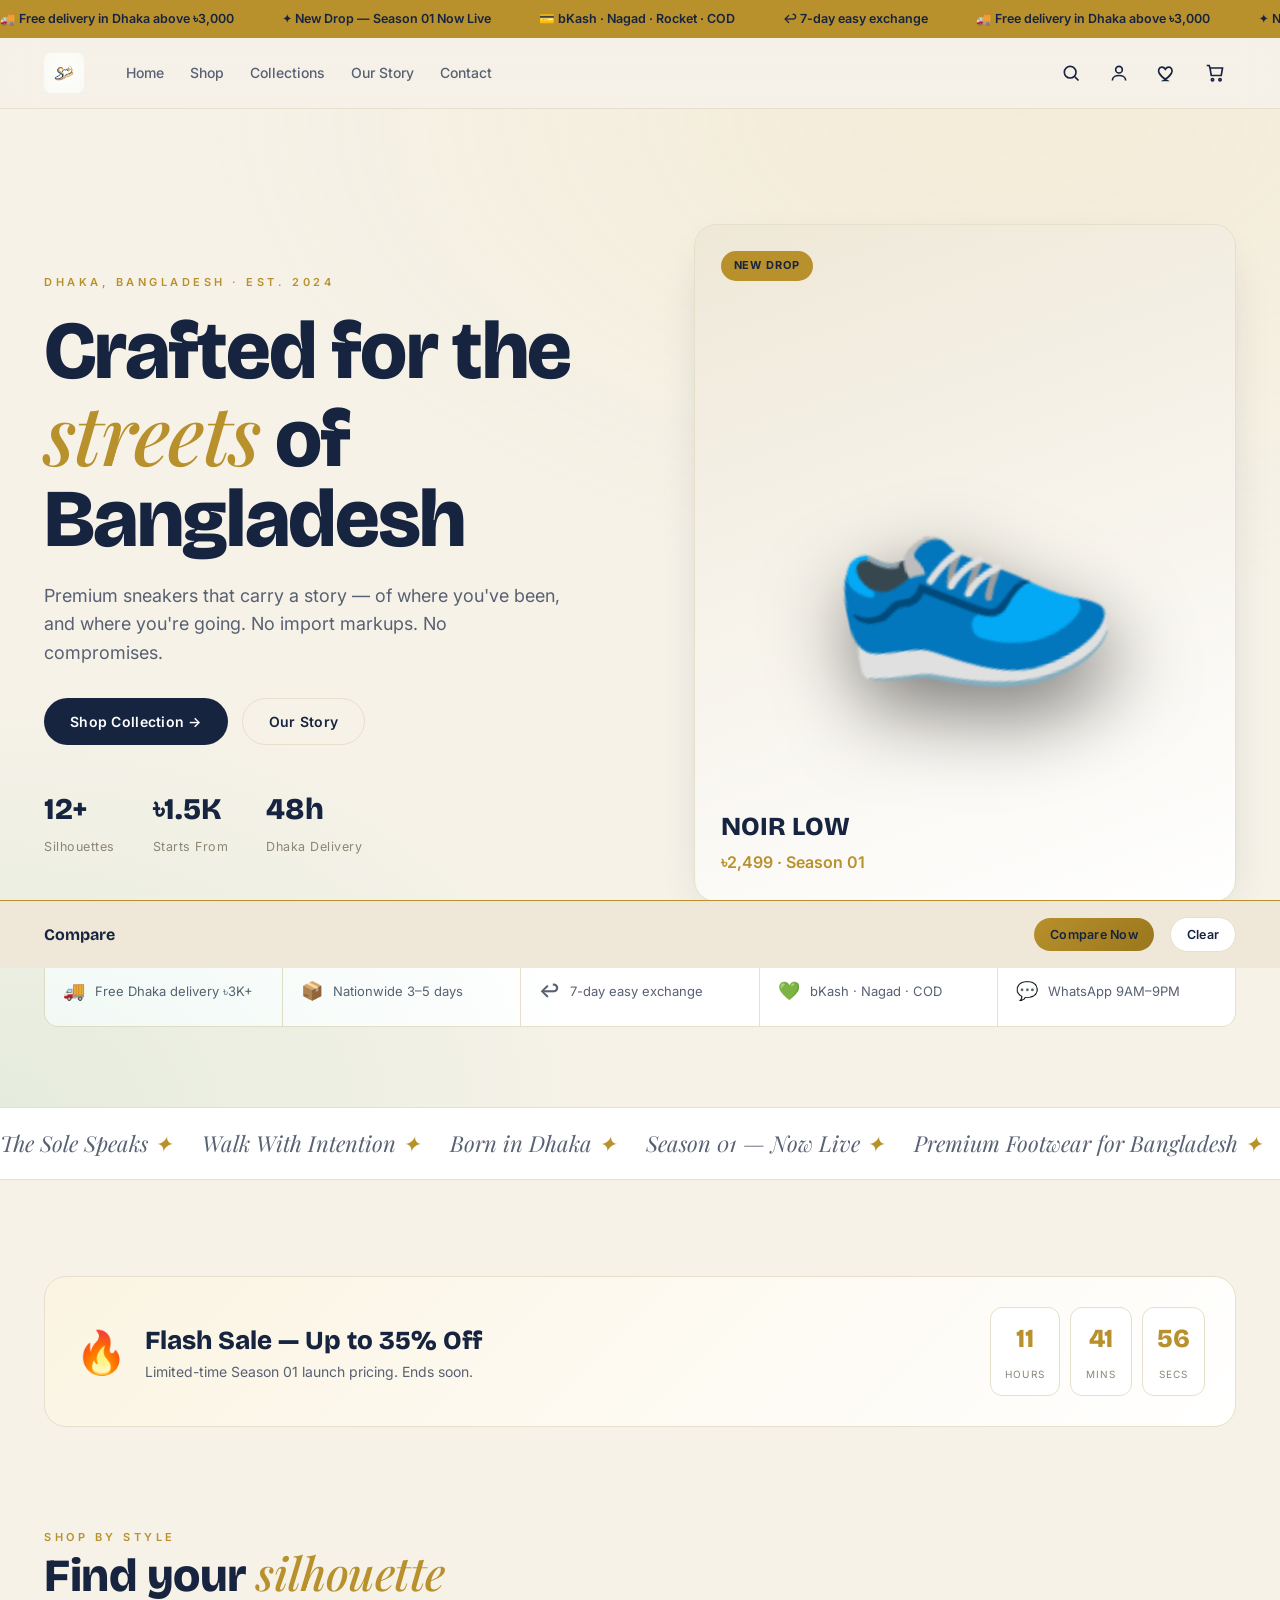
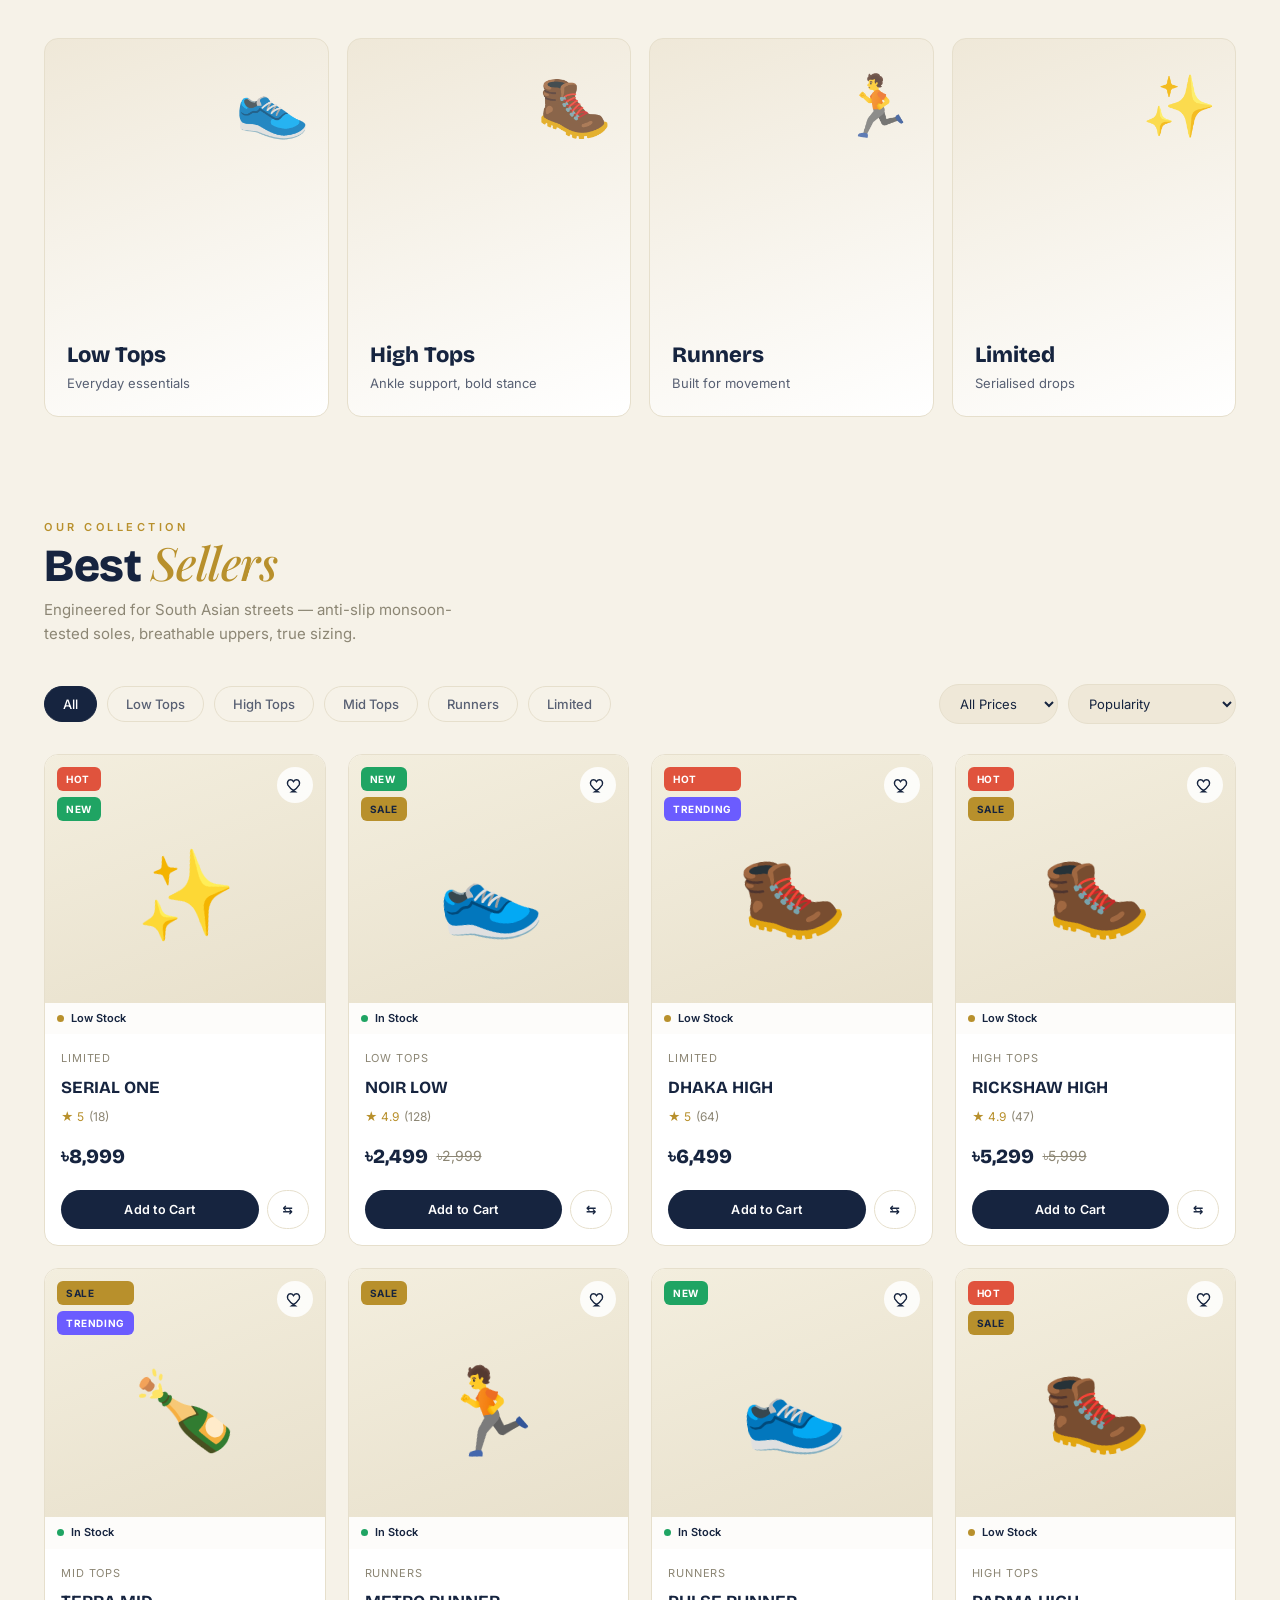
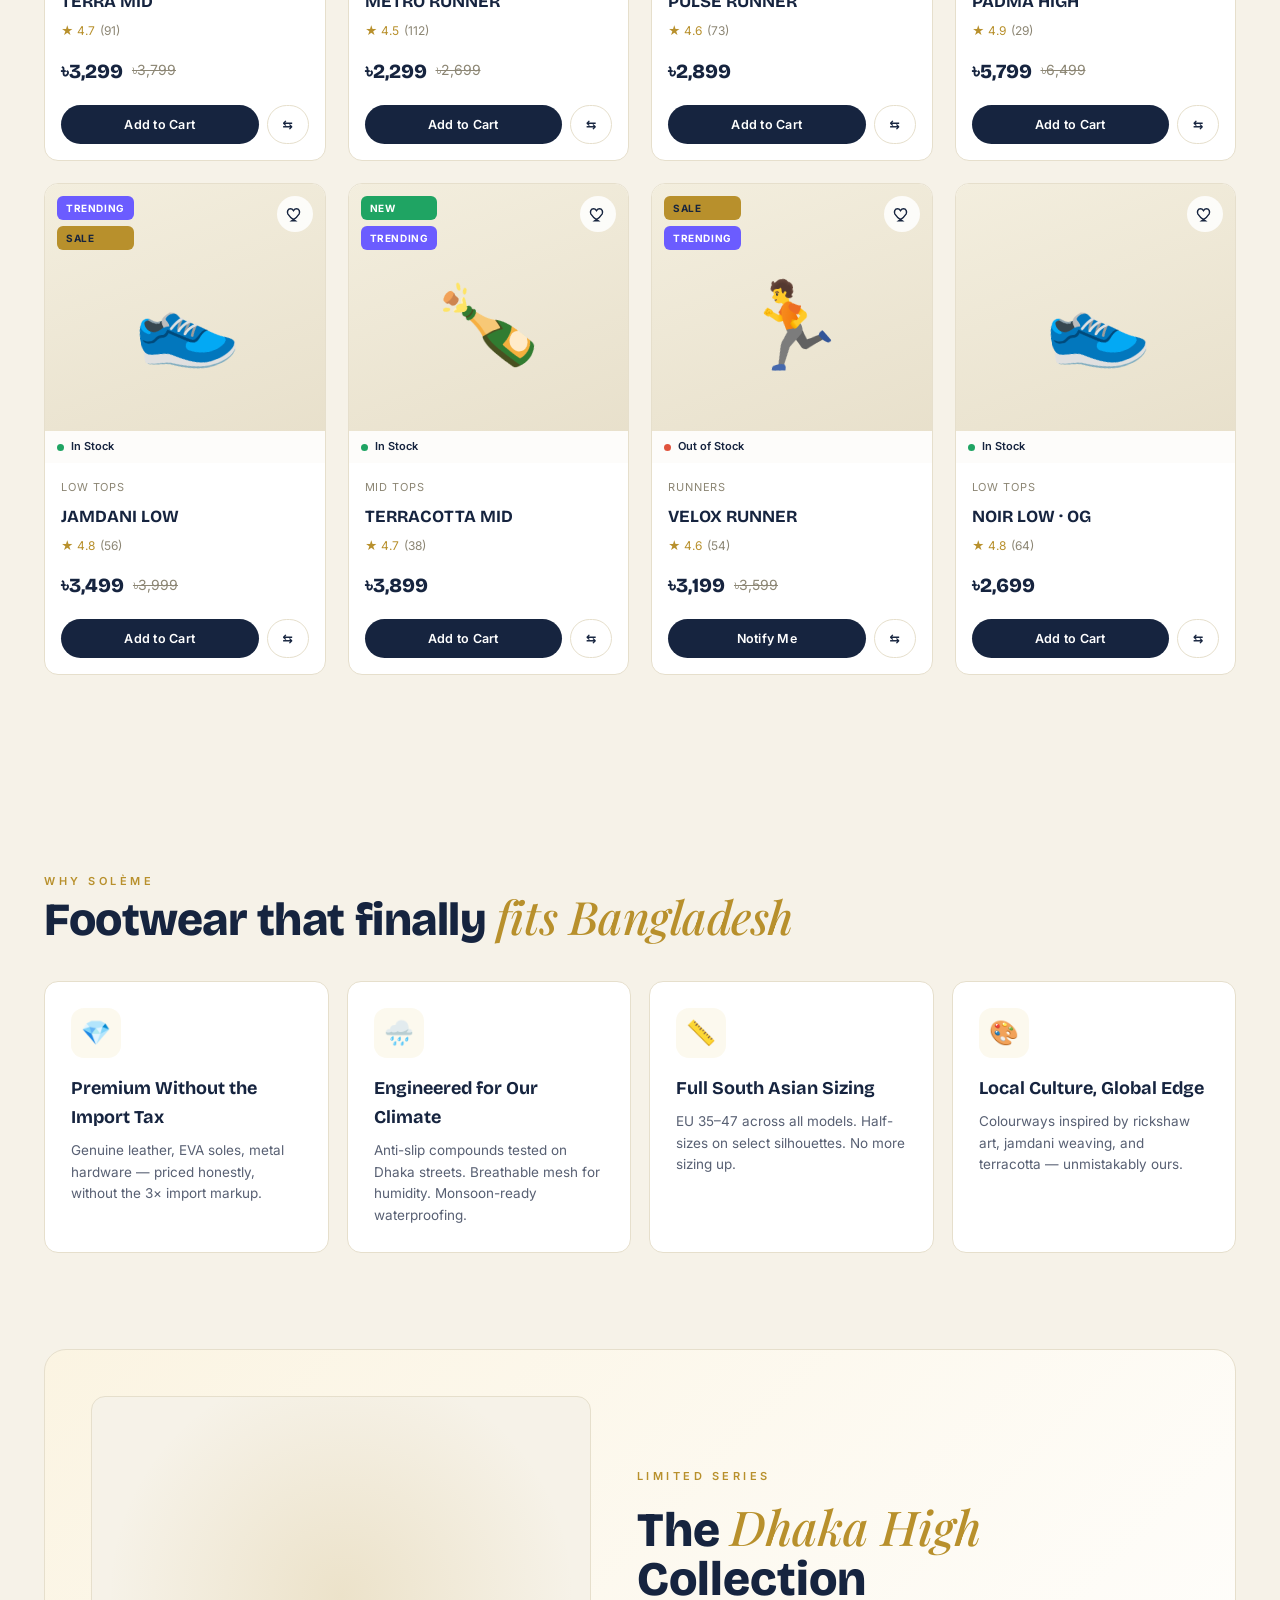
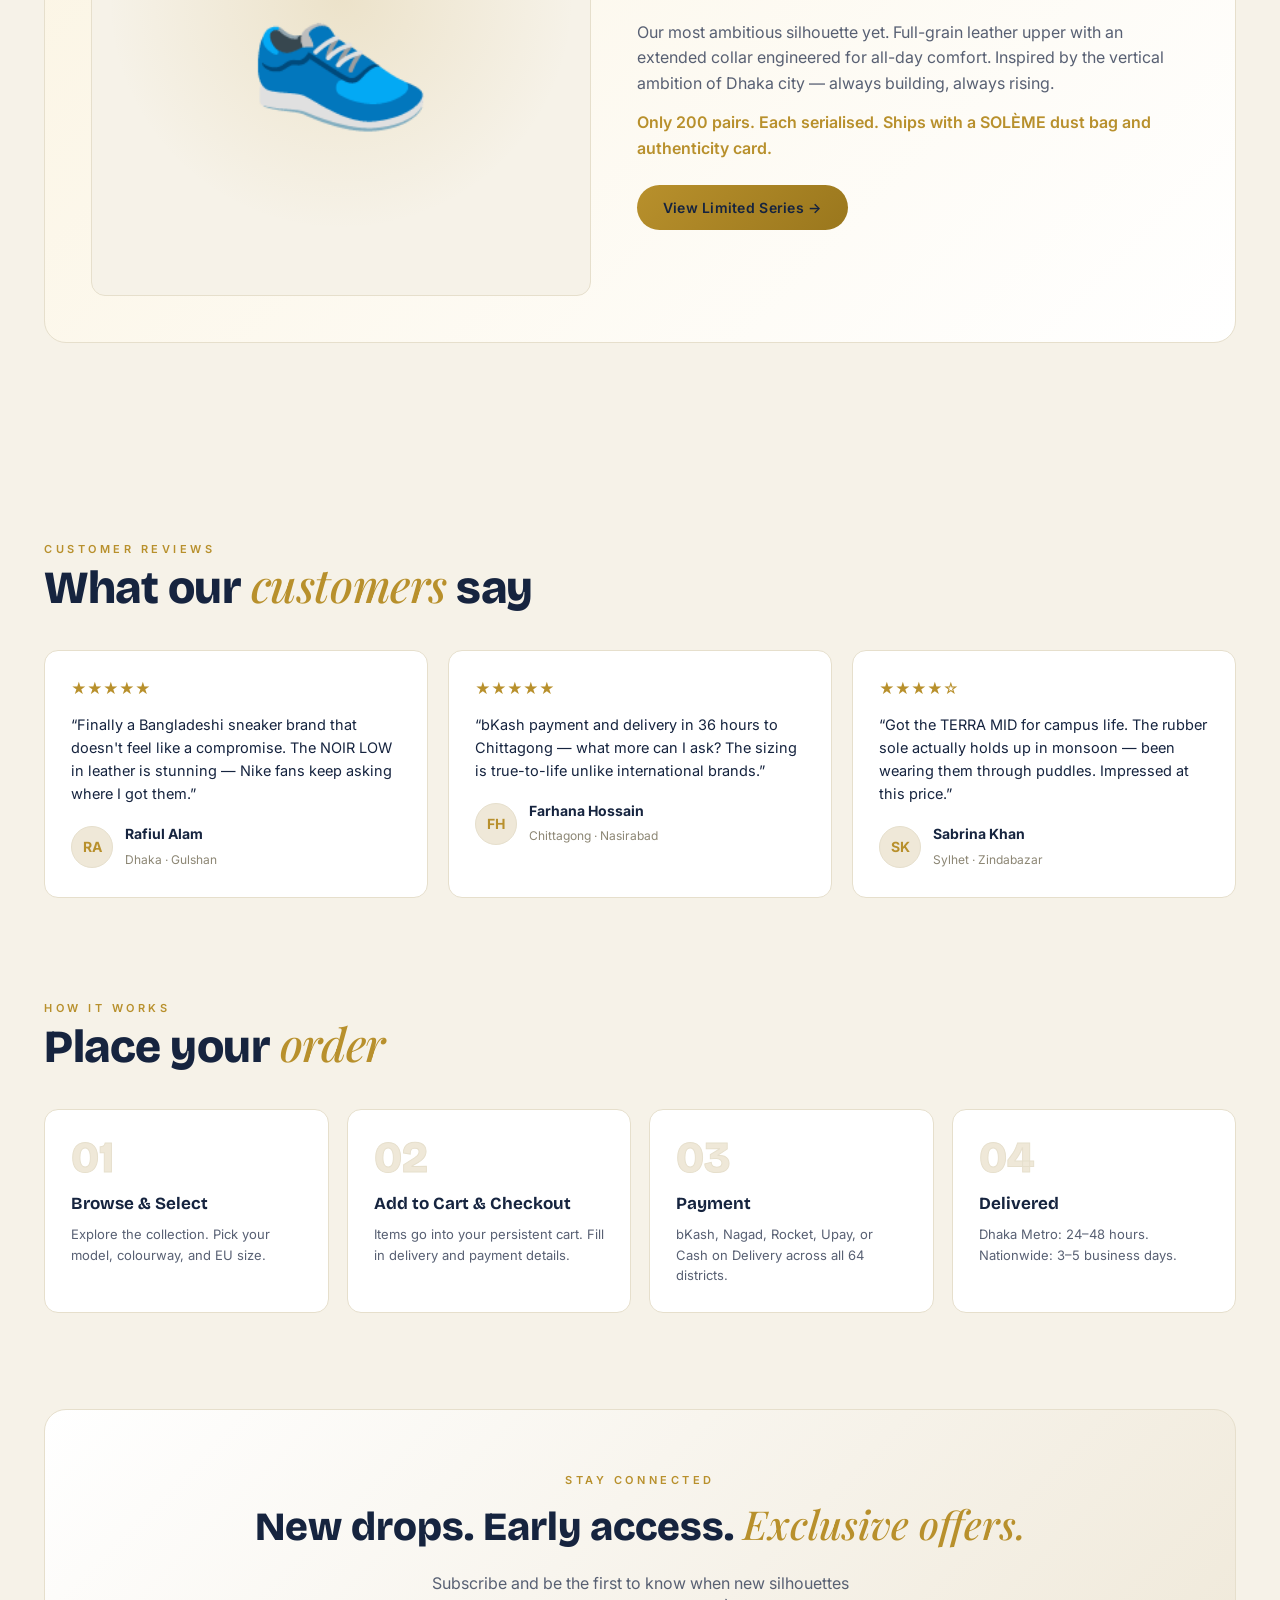
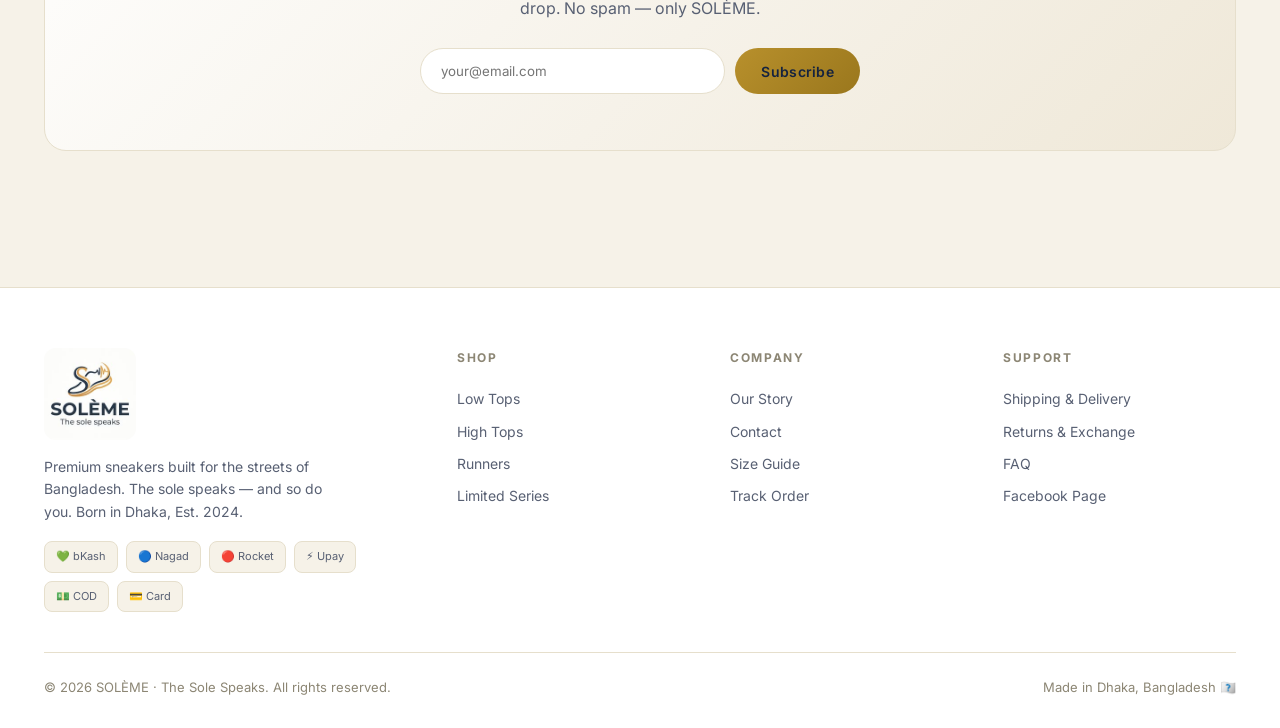
<file: index.html>
<!DOCTYPE html>
<html lang="en">
<head>
<meta charset="UTF-8">
<meta name="viewport" content="width=device-width, initial-scale=1.0">
<title>SOLÈME — The Sole Speaks | Premium Sneakers Born in Dhaka</title>
<link rel="icon" type="image/jpeg" href="assets/soleme-mark.jpg">
<meta name="description" content="SOLÈME — premium sneakers built for the streets of Bangladesh. Anti-slip monsoon-tested soles, breathable uppers, true South Asian sizing. bKash, Nagad & COD accepted. Free Dhaka delivery over ৳3,000.">
<meta name="keywords" content="sneakers Bangladesh, premium shoes Dhaka, SOLEME, sneaker brand BD, bKash sneakers, COD shoes">
<meta property="og:title" content="SOLÈME — The Sole Speaks">
<meta property="og:description" content="Premium sneakers built for the streets of Bangladesh.">
<meta property="og:type" content="website">
<link rel="preconnect" href="https://fonts.googleapis.com">
<link rel="preconnect" href="https://fonts.gstatic.com" crossorigin>
<link href="https://fonts.googleapis.com/css2?family=Bricolage+Grotesque:opsz,wght@12..96,400..800&family=Inter:wght@400;500;600;700&family=Playfair+Display:ital,wght@0,500;0,700;1,500&display=swap" rel="stylesheet">
<style>
/* ============ SOLEME DESIGN SYSTEM ============ */
:root{
  --ink:#0b0b0c; --ink-2:#141416; --ink-3:#1c1c20; --line:#2a2a30;
  --bone:#f4f1ea; --bone-dim:#b8b4ab; --muted:#8a867d;
  --accent:#e7c873; --accent-2:#c9a84a; --green:#1fa463; --bkash:#e2136e; --red:#e0533d;
  --radius:14px; --radius-lg:22px; --maxw:1240px;
  --shadow:0 20px 60px -20px rgba(0,0,0,.6);
  --serif:'Playfair Display',Georgia,serif;
  --display:'Bricolage Grotesque',system-ui,sans-serif;
  --sans:'Inter',system-ui,-apple-system,sans-serif;
}
*{margin:0;padding:0;box-sizing:border-box}
html{scroll-behavior:smooth}
body{background:var(--ink);color:var(--bone);font-family:var(--sans);line-height:1.6;overflow-x:hidden;-webkit-font-smoothing:antialiased}
img{max-width:100%;display:block}
a{color:inherit;text-decoration:none}
button{font-family:inherit;cursor:pointer;border:none;background:none;color:inherit}
input,select,textarea{font-family:inherit}
.wrap{max-width:var(--maxw);margin:0 auto;padding:0 24px}
.serif{font-family:var(--serif)}
.eyebrow{font-size:11px;letter-spacing:.32em;text-transform:uppercase;color:var(--accent);font-weight:600}
section{position:relative}
::selection{background:var(--accent);color:var(--ink)}
/* scrollbar */
::-webkit-scrollbar{width:10px;height:10px}
::-webkit-scrollbar-track{background:var(--ink-2)}
::-webkit-scrollbar-thumb{background:var(--line);border-radius:6px}

/* ============ BUTTONS ============ */
.btn{display:inline-flex;align-items:center;gap:9px;padding:14px 26px;border-radius:100px;font-weight:600;font-size:14px;letter-spacing:.02em;transition:.25s;white-space:nowrap}
.btn-primary{background:var(--bone);color:var(--ink)}
.btn-primary:hover{background:var(--accent);transform:translateY(-2px)}
.btn-dark{background:var(--ink-3);color:var(--bone);border:1px solid var(--line)}
.btn-dark:hover{background:var(--ink-2);border-color:var(--accent)}
.btn-gold{background:linear-gradient(135deg,var(--accent),var(--accent-2));color:var(--ink)}
.btn-gold:hover{transform:translateY(-2px);box-shadow:0 12px 30px -10px var(--accent-2)}
.btn-ghost{border:1px solid var(--line);color:var(--bone)}
.btn-ghost:hover{border-color:var(--bone)}
.btn-block{width:100%;justify-content:center}
.btn-sm{padding:9px 16px;font-size:12.5px}

/* ============ TOP BAR / MARQUEE ============ */
.topbar{background:var(--accent);color:var(--ink);font-size:12.5px;font-weight:600;overflow:hidden;white-space:nowrap}
.topbar .track{display:inline-flex;gap:48px;padding:9px 0;animation:marq 28s linear infinite}
.topbar .track span{display:inline-flex;align-items:center;gap:10px}
@keyframes marq{from{transform:translateX(0)}to{transform:translateX(-50%)}}

/* ============ HEADER ============ */
header.nav{position:sticky;top:0;z-index:200;background:rgba(11,11,12,.82);backdrop-filter:blur(16px);border-bottom:1px solid var(--line)}
.nav-inner{display:flex;align-items:center;gap:28px;height:70px}
.logo{font-family:var(--display);font-weight:800;font-size:23px;letter-spacing:.04em;display:flex;align-items:center;gap:8px}
.logo b{color:var(--accent)}
.nav-links{display:flex;gap:26px;margin-left:14px;font-size:14px;font-weight:500}
.nav-links a{color:var(--bone-dim);transition:.2s;position:relative;padding:4px 0}
.nav-links a:hover{color:var(--bone)}
.nav-links a::after{content:'';position:absolute;left:0;bottom:-2px;width:0;height:1.5px;background:var(--accent);transition:.25s}
.nav-links a:hover::after{width:100%}
.nav-actions{margin-left:auto;display:flex;align-items:center;gap:6px}
.icon-btn{width:42px;height:42px;border-radius:50%;display:grid;place-items:center;color:var(--bone);transition:.2s;position:relative}
.icon-btn:hover{background:var(--ink-3)}
.icon-btn svg{width:20px;height:20px}
.badge-count{position:absolute;top:4px;right:4px;background:var(--accent);color:var(--ink);font-size:10px;font-weight:700;min-width:17px;height:17px;border-radius:9px;display:grid;place-items:center;padding:0 4px}
.hamburger{display:none}

/* ============ HERO ============ */
.hero{position:relative;padding:clamp(60px,9vw,120px) 0 80px;overflow:hidden}
.hero-bg{position:absolute;inset:0;background:radial-gradient(120% 90% at 80% 0%,rgba(231,200,115,.14),transparent 55%),radial-gradient(80% 70% at 0% 100%,rgba(31,164,99,.08),transparent 60%)}
.hero-grid{position:relative;display:grid;grid-template-columns:1.05fr .95fr;gap:50px;align-items:center}
.hero h1{font-family:var(--display);font-weight:800;font-size:clamp(42px,6.5vw,82px);line-height:.98;letter-spacing:-.02em;margin:18px 0 22px}
.hero h1 em{font-family:var(--serif);font-style:italic;font-weight:500;color:var(--accent)}
.hero p.lead{font-size:18px;color:var(--bone-dim);max-width:520px;margin-bottom:30px}
.hero-cta{display:flex;gap:14px;flex-wrap:wrap;margin-bottom:40px}
.hero-stats{display:flex;gap:38px}
.hero-stats .s b{font-family:var(--display);font-size:30px;font-weight:800;display:block}
.hero-stats .s span{font-size:12.5px;color:var(--muted);letter-spacing:.04em}
.hero-card{position:relative;aspect-ratio:4/5;border-radius:var(--radius-lg);background:linear-gradient(160deg,var(--ink-3),var(--ink-2));border:1px solid var(--line);overflow:hidden;box-shadow:var(--shadow);display:flex;flex-direction:column;justify-content:space-between;padding:26px}
.hero-card .tag{align-self:flex-start;background:var(--accent);color:var(--ink);font-size:11px;font-weight:700;padding:6px 13px;border-radius:100px;letter-spacing:.08em}
.hero-shoe{position:absolute;inset:0;display:grid;place-items:center;font-size:clamp(120px,20vw,230px);filter:drop-shadow(0 30px 40px rgba(0,0,0,.5));transform:rotate(-12deg)}
.hero-card .meta{position:relative;z-index:2}
.hero-card .meta .name{font-family:var(--display);font-weight:800;font-size:26px}
.hero-card .meta .price{color:var(--accent);font-weight:600;margin-top:2px}

/* feature strip */
.feat-strip{display:grid;grid-template-columns:repeat(5,1fr);gap:1px;background:var(--line);border:1px solid var(--line);border-radius:var(--radius);overflow:hidden;margin-top:54px}
.feat-strip .f{background:var(--ink);padding:20px 18px;font-size:13px;color:var(--bone-dim);display:flex;align-items:center;gap:10px}
.feat-strip .f b{font-size:18px}

/* ============ SECTION HEAD ============ */
.sec{padding:clamp(56px,8vw,96px) 0}
.sec-head{display:flex;align-items:flex-end;justify-content:space-between;gap:20px;margin-bottom:38px}
.sec-head h2{font-family:var(--display);font-weight:800;font-size:clamp(28px,4vw,46px);line-height:1.04;letter-spacing:-.01em}
.sec-head h2 em{font-family:var(--serif);font-style:italic;font-weight:500;color:var(--accent)}
.sec-head p{color:var(--muted);max-width:440px;margin-top:8px;font-size:15px}

/* ============ MARQUEE BANNER ============ */
.ribbon{border-top:1px solid var(--line);border-bottom:1px solid var(--line);padding:18px 0;overflow:hidden;white-space:nowrap;background:var(--ink-2)}
.ribbon .track{display:inline-flex;gap:30px;animation:marq 30s linear infinite;font-family:var(--serif);font-style:italic;font-size:22px;color:var(--bone-dim)}
.ribbon .track .dot{color:var(--accent)}

/* ============ FLASH SALE ============ */
.flash{background:linear-gradient(135deg,#1a0f0a,var(--ink-2));border:1px solid var(--line);border-radius:var(--radius-lg);padding:30px;display:flex;align-items:center;justify-content:space-between;gap:24px;flex-wrap:wrap}
.flash .lhs{display:flex;align-items:center;gap:18px}
.flash .fire{font-size:42px}
.flash h3{font-family:var(--display);font-weight:800;font-size:26px}
.flash p{color:var(--bone-dim);font-size:14px}
.countdown{display:flex;gap:10px}
.cd{background:var(--ink);border:1px solid var(--line);border-radius:12px;padding:10px 14px;text-align:center;min-width:62px}
.cd b{font-family:var(--display);font-size:26px;font-weight:800;display:block;color:var(--accent)}
.cd span{font-size:10px;color:var(--muted);letter-spacing:.12em;text-transform:uppercase}

/* ============ FILTER BAR ============ */
.filterbar{display:flex;gap:10px;flex-wrap:wrap;align-items:center;margin-bottom:30px}
.chip{padding:9px 18px;border-radius:100px;border:1px solid var(--line);font-size:13px;font-weight:500;color:var(--bone-dim);transition:.2s}
.chip:hover{border-color:var(--bone)}
.chip.active{background:var(--bone);color:var(--ink);border-color:var(--bone)}
.filterbar .spacer{margin-left:auto}
.select{background:var(--ink-3);border:1px solid var(--line);border-radius:100px;padding:10px 16px;color:var(--bone);font-size:13px}

/* ============ PRODUCT GRID / CARD ============ */
.pgrid{display:grid;grid-template-columns:repeat(4,1fr);gap:22px}
.pcard{background:var(--ink-2);border:1px solid var(--line);border-radius:var(--radius);overflow:hidden;transition:.3s;position:relative;display:flex;flex-direction:column}
.pcard:hover{transform:translateY(-6px);border-color:#3a3a42;box-shadow:var(--shadow)}
.pcard .thumb{aspect-ratio:1;background:linear-gradient(160deg,var(--ink-3),#101012);display:grid;place-items:center;font-size:84px;position:relative;overflow:hidden;cursor:pointer}
.pcard .thumb .emoji{transition:.4s;transform:rotate(-10deg)}
.pcard:hover .thumb .emoji{transform:rotate(-10deg) scale(1.12)}
.plabels{position:absolute;top:12px;left:12px;display:flex;flex-direction:column;gap:6px;z-index:2}
.plabel{font-size:10px;font-weight:700;padding:4px 9px;border-radius:6px;letter-spacing:.06em;text-transform:uppercase}
.plabel.new{background:var(--green);color:#fff}
.plabel.hot{background:var(--red);color:#fff}
.plabel.sale{background:var(--accent);color:var(--ink)}
.plabel.trend{background:#6b5cff;color:#fff}
.pwish{position:absolute;top:12px;right:12px;width:36px;height:36px;border-radius:50%;background:rgba(11,11,12,.7);display:grid;place-items:center;z-index:2;transition:.2s}
.pwish:hover{background:var(--ink)}
.pwish svg{width:18px;height:18px;transition:.2s}
.pwish.on svg{fill:var(--bkash);stroke:var(--bkash)}
.stockbar{position:absolute;bottom:0;left:0;right:0;padding:7px 12px;font-size:11px;font-weight:600;background:rgba(11,11,12,.82);display:flex;align-items:center;gap:7px}
.dot{width:7px;height:7px;border-radius:50%}
.dot.in{background:var(--green)}.dot.low{background:var(--accent)}.dot.out{background:var(--red)}
.pcard .body{padding:16px;display:flex;flex-direction:column;gap:6px;flex:1}
.pcard .cat{font-size:11px;color:var(--muted);letter-spacing:.08em;text-transform:uppercase}
.pcard .name{font-family:var(--display);font-weight:700;font-size:17px}
.pcard .rating{font-size:12px;color:var(--accent);display:flex;align-items:center;gap:5px}
.pcard .rating span{color:var(--muted)}
.pcard .priceRow{display:flex;align-items:center;gap:9px;margin-top:auto;padding-top:8px}
.pcard .price{font-family:var(--display);font-weight:800;font-size:20px}
.pcard .was{font-size:14px;color:var(--muted);text-decoration:line-through}
.pcard .actions{display:flex;gap:8px;margin-top:12px}
.pcard .actions .btn{flex:1;justify-content:center;padding:11px}
.pcompare{width:42px;flex:0 0 auto!important;padding:11px 0!important}

/* ============ CATEGORY GRID ============ */
.catgrid{display:grid;grid-template-columns:repeat(4,1fr);gap:18px}
.catcard{position:relative;aspect-ratio:3/4;border-radius:var(--radius);overflow:hidden;background:linear-gradient(160deg,var(--ink-3),var(--ink-2));border:1px solid var(--line);display:flex;flex-direction:column;justify-content:flex-end;padding:22px;cursor:pointer;transition:.3s}
.catcard:hover{transform:translateY(-5px);border-color:var(--accent)}
.catcard .ce{position:absolute;top:18px;right:18px;font-size:60px;opacity:.85;transition:.3s}
.catcard:hover .ce{transform:scale(1.15) rotate(-8deg)}
.catcard h3{font-family:var(--display);font-weight:800;font-size:22px;position:relative}
.catcard span{font-size:13px;color:var(--bone-dim);position:relative}

/* ============ WHY / FEATURES ============ */
.whygrid{display:grid;grid-template-columns:repeat(4,1fr);gap:18px}
.whycard{background:var(--ink-2);border:1px solid var(--line);border-radius:var(--radius);padding:26px}
.whycard .ico{width:50px;height:50px;border-radius:13px;background:rgba(231,200,115,.12);display:grid;place-items:center;font-size:24px;margin-bottom:16px}
.whycard h4{font-family:var(--display);font-weight:700;font-size:18px;margin-bottom:8px}
.whycard p{font-size:13.5px;color:var(--bone-dim)}

/* ============ LIMITED BANNER ============ */
.limited{display:grid;grid-template-columns:.95fr 1.05fr;gap:46px;align-items:center;background:linear-gradient(135deg,#100d08,var(--ink-2));border:1px solid var(--line);border-radius:var(--radius-lg);padding:46px;overflow:hidden}
.limited .visual{aspect-ratio:1;border-radius:var(--radius);background:radial-gradient(circle at 50% 40%,rgba(231,200,115,.18),transparent 60%),var(--ink);display:grid;place-items:center;font-size:150px;border:1px solid var(--line)}
.limited h2{font-family:var(--display);font-weight:800;font-size:clamp(30px,4vw,48px);line-height:1.02;margin:14px 0 16px}
.limited h2 em{font-family:var(--serif);font-style:italic;color:var(--accent);font-weight:500}
.limited p{color:var(--bone-dim);margin-bottom:14px}

/* ============ REVIEWS ============ */
.revgrid{display:grid;grid-template-columns:repeat(3,1fr);gap:20px}
.revcard{background:var(--ink-2);border:1px solid var(--line);border-radius:var(--radius);padding:26px}
.revcard .stars{color:var(--accent);font-size:15px;margin-bottom:12px}
.revcard p{color:var(--bone);font-size:14.5px;margin-bottom:18px}
.revcard .who{display:flex;align-items:center;gap:12px}
.avatar{width:42px;height:42px;border-radius:50%;background:var(--ink-3);display:grid;place-items:center;font-weight:700;font-size:14px;color:var(--accent);border:1px solid var(--line)}
.revcard .who b{display:block;font-size:14px}
.revcard .who span{font-size:12px;color:var(--muted)}

/* ============ HOW IT WORKS ============ */
.steps{display:grid;grid-template-columns:repeat(4,1fr);gap:18px}
.step{background:var(--ink-2);border:1px solid var(--line);border-radius:var(--radius);padding:26px;position:relative}
.step .num{font-family:var(--display);font-weight:800;font-size:44px;color:var(--ink-3);-webkit-text-stroke:1px var(--line);line-height:1}
.step h4{font-family:var(--display);font-weight:700;font-size:17px;margin:10px 0 7px}
.step p{font-size:13px;color:var(--bone-dim)}

/* ============ NEWSLETTER ============ */
.news{text-align:center;background:linear-gradient(135deg,var(--ink-2),var(--ink-3));border:1px solid var(--line);border-radius:var(--radius-lg);padding:56px 30px}
.news h2{font-family:var(--display);font-weight:800;font-size:clamp(26px,3.6vw,40px);margin-bottom:12px}
.news h2 em{font-family:var(--serif);font-style:italic;color:var(--accent);font-weight:500}
.news p{color:var(--bone-dim);max-width:440px;margin:0 auto 26px}
.news form{display:flex;gap:10px;max-width:440px;margin:0 auto}
.news input{flex:1;background:var(--ink);border:1px solid var(--line);border-radius:100px;padding:14px 20px;color:var(--bone)}
.news input:focus{outline:none;border-color:var(--accent)}

/* ============ FOOTER ============ */
footer{border-top:1px solid var(--line);background:var(--ink-2);padding:60px 0 30px;margin-top:40px}
.foot-grid{display:grid;grid-template-columns:1.6fr 1fr 1fr 1fr;gap:40px;margin-bottom:40px}
.foot-grid h5{font-size:12px;letter-spacing:.14em;text-transform:uppercase;color:var(--muted);margin-bottom:16px}
.foot-grid a{display:block;color:var(--bone-dim);font-size:14px;padding:5px 0;transition:.2s}
.foot-grid a:hover{color:var(--accent)}
.foot-grid .logo{margin-bottom:14px}
.foot-grid .about{color:var(--bone-dim);font-size:14px;max-width:300px}
.pay-icons{display:flex;gap:8px;margin-top:18px;flex-wrap:wrap}
.pay-icons span{font-size:11px;background:var(--ink);border:1px solid var(--line);padding:6px 11px;border-radius:8px;color:var(--bone-dim)}
.foot-bottom{border-top:1px solid var(--line);padding-top:24px;display:flex;justify-content:space-between;flex-wrap:wrap;gap:12px;font-size:13px;color:var(--muted)}

/* ============ DRAWERS / MODALS ============ */
.overlay{position:fixed;inset:0;background:rgba(0,0,0,.7);backdrop-filter:blur(4px);z-index:500;opacity:0;visibility:hidden;transition:.3s}
.overlay.open{opacity:1;visibility:visible}
.drawer{position:fixed;top:0;right:0;height:100%;width:min(420px,100%);background:var(--ink-2);border-left:1px solid var(--line);z-index:600;transform:translateX(100%);transition:.35s cubic-bezier(.4,0,.2,1);display:flex;flex-direction:column}
.drawer.open{transform:translateX(0)}
.drawer-head{display:flex;align-items:center;justify-content:space-between;padding:22px;border-bottom:1px solid var(--line)}
.drawer-head h3{font-family:var(--display);font-weight:800;font-size:20px}
.drawer-body{flex:1;overflow-y:auto;padding:22px}
.drawer-foot{padding:22px;border-top:1px solid var(--line)}
.cart-item{display:flex;gap:14px;padding:14px 0;border-bottom:1px solid var(--line)}
.cart-item .ci-thumb{width:72px;height:72px;border-radius:10px;background:var(--ink-3);display:grid;place-items:center;font-size:34px;flex:0 0 auto}
.cart-item .ci-info{flex:1}
.cart-item .ci-info .nm{font-weight:600;font-size:14px}
.cart-item .ci-info .vr{font-size:12px;color:var(--muted)}
.cart-item .ci-info .pr{color:var(--accent);font-weight:700;margin-top:4px}
.qty{display:inline-flex;align-items:center;border:1px solid var(--line);border-radius:100px;margin-top:8px}
.qty button{width:28px;height:28px;font-size:16px;color:var(--bone)}
.qty span{min-width:26px;text-align:center;font-size:13px;font-weight:600}
.ci-remove{font-size:12px;color:var(--muted);margin-top:6px}
.ci-remove:hover{color:var(--red)}
.cart-empty{text-align:center;padding:50px 20px;color:var(--muted)}
.cart-empty .e{font-size:60px;margin-bottom:14px}
.summ-row{display:flex;justify-content:space-between;padding:7px 0;font-size:14px;color:var(--bone-dim)}
.summ-row.tot{font-size:18px;font-weight:700;color:var(--bone);border-top:1px solid var(--line);margin-top:8px;padding-top:14px}
.coupon-row{display:flex;gap:8px;margin:14px 0}
.coupon-row input{flex:1;background:var(--ink);border:1px solid var(--line);border-radius:10px;padding:11px 14px;color:var(--bone);font-size:13px}

/* product modal */
.modal{position:fixed;inset:0;z-index:600;display:grid;place-items:center;padding:24px;opacity:0;visibility:hidden;transition:.3s}
.modal.open{opacity:1;visibility:visible}
.modal-card{background:var(--ink-2);border:1px solid var(--line);border-radius:var(--radius-lg);width:min(960px,100%);max-height:90vh;overflow-y:auto;box-shadow:var(--shadow);transform:scale(.96);transition:.3s}
.modal.open .modal-card{transform:scale(1)}
.modal-grid{display:grid;grid-template-columns:1fr 1fr}
.modal-gallery{background:linear-gradient(160deg,var(--ink-3),#0d0d0f);padding:30px;display:flex;flex-direction:column;gap:14px}
.modal-main-img{aspect-ratio:1;display:grid;place-items:center;font-size:160px;cursor:zoom-in;border-radius:var(--radius);overflow:hidden;transition:.3s;background:radial-gradient(circle at 50% 45%,rgba(231,200,115,.1),transparent 60%)}
.modal-main-img.zoom{transform:scale(1.4)}
.modal-thumbs{display:flex;gap:10px;justify-content:center}
.modal-thumbs .t{width:56px;height:56px;border-radius:10px;background:var(--ink);border:1px solid var(--line);display:grid;place-items:center;font-size:26px;cursor:pointer;transition:.2s}
.modal-thumbs .t.active{border-color:var(--accent)}
.modal-info{padding:34px}
.modal-info .cat{font-size:11px;letter-spacing:.1em;text-transform:uppercase;color:var(--muted)}
.modal-info h2{font-family:var(--display);font-weight:800;font-size:30px;margin:6px 0 10px}
.modal-info .pr{display:flex;align-items:center;gap:12px;margin:14px 0}
.modal-info .pr .now{font-family:var(--display);font-size:30px;font-weight:800;color:var(--accent)}
.modal-info .pr .old{text-decoration:line-through;color:var(--muted);font-size:18px}
.modal-info .pr .off{background:var(--red);color:#fff;font-size:11px;font-weight:700;padding:4px 9px;border-radius:6px}
.opt-group{margin:18px 0}
.opt-group .lab{font-size:12px;letter-spacing:.08em;text-transform:uppercase;color:var(--muted);margin-bottom:9px}
.opt-row{display:flex;gap:8px;flex-wrap:wrap}
.opt{min-width:44px;padding:9px 13px;border:1px solid var(--line);border-radius:10px;font-size:13px;font-weight:600;text-align:center;transition:.2s}
.opt:hover{border-color:var(--bone)}
.opt.active{background:var(--bone);color:var(--ink);border-color:var(--bone)}
.opt.swatch{width:34px;height:34px;min-width:0;padding:0;border-radius:50%}
.opt.swatch.active{box-shadow:0 0 0 2px var(--ink),0 0 0 4px var(--accent)}
.modal-desc{font-size:14px;color:var(--bone-dim);margin:16px 0;padding-top:16px;border-top:1px solid var(--line)}
.modal-feat{display:flex;flex-wrap:wrap;gap:8px;margin:14px 0}
.modal-feat span{font-size:12px;background:var(--ink);border:1px solid var(--line);padding:6px 11px;border-radius:8px;color:var(--bone-dim)}
.share-row{display:flex;gap:8px;align-items:center;margin-top:16px;font-size:13px;color:var(--muted)}
.share-btn{width:36px;height:36px;border-radius:50%;border:1px solid var(--line);display:grid;place-items:center;transition:.2s}
.share-btn:hover{border-color:var(--accent);background:var(--ink)}

/* search modal */
.search-modal{position:fixed;inset:0;z-index:650;background:rgba(11,11,12,.96);backdrop-filter:blur(10px);opacity:0;visibility:hidden;transition:.25s;padding-top:90px}
.search-modal.open{opacity:1;visibility:visible}
.search-box{max-width:680px;margin:0 auto;padding:0 24px}
.search-input-wrap{display:flex;align-items:center;gap:14px;border-bottom:2px solid var(--line);padding:14px 4px}
.search-input-wrap input{flex:1;background:none;border:none;color:var(--bone);font-size:26px;font-family:var(--display)}
.search-input-wrap input:focus{outline:none}
.search-section{margin-top:28px}
.search-section .h{font-size:11px;letter-spacing:.14em;text-transform:uppercase;color:var(--muted);margin-bottom:12px}
.sugg{display:flex;gap:8px;flex-wrap:wrap}
.sugg a{padding:8px 15px;border:1px solid var(--line);border-radius:100px;font-size:13px;color:var(--bone-dim);transition:.2s}
.sugg a:hover{border-color:var(--accent);color:var(--bone)}
.search-results{margin-top:24px;display:flex;flex-direction:column;gap:4px;max-height:50vh;overflow-y:auto}
.sr{display:flex;align-items:center;gap:14px;padding:12px;border-radius:12px;transition:.2s;cursor:pointer}
.sr:hover{background:var(--ink-2)}
.sr .e{width:48px;height:48px;border-radius:10px;background:var(--ink-3);display:grid;place-items:center;font-size:26px}
.sr .nm{font-weight:600}
.sr .ct{font-size:12px;color:var(--muted)}
.sr .pr{margin-left:auto;color:var(--accent);font-weight:700}
.no-result{text-align:center;padding:40px;color:var(--muted)}

/* toast */
.toast-wrap{position:fixed;bottom:24px;left:50%;transform:translateX(-50%);z-index:800;display:flex;flex-direction:column;gap:10px;align-items:center}
.toast{background:var(--bone);color:var(--ink);padding:13px 22px;border-radius:100px;font-size:14px;font-weight:600;box-shadow:var(--shadow);display:flex;align-items:center;gap:10px;animation:toastIn .3s}
@keyframes toastIn{from{opacity:0;transform:translateY(20px)}to{opacity:1;transform:translateY(0)}}

/* compare bar */
.compare-bar{position:fixed;bottom:0;left:0;right:0;background:var(--ink-3);border-top:1px solid var(--accent);z-index:400;transform:translateY(100%);transition:.3s;padding:16px 0}
.compare-bar.open{transform:translateY(0)}
.compare-bar .inner{display:flex;align-items:center;gap:16px}
.compare-bar .items{display:flex;gap:10px;flex:1}
.compare-bar .ci{display:flex;align-items:center;gap:8px;background:var(--ink);border:1px solid var(--line);border-radius:10px;padding:8px 12px;font-size:13px}
.compare-bar .ci .x{color:var(--muted);cursor:pointer}

/* page views (account, about, contact, checkout) */
.view{display:none}
.view.active{display:block}
.page-head{padding:60px 0 30px;border-bottom:1px solid var(--line);background:radial-gradient(80% 100% at 50% 0,rgba(231,200,115,.07),transparent)}
.page-head h1{font-family:var(--display);font-weight:800;font-size:clamp(32px,5vw,56px)}
.page-head .crumb{font-size:13px;color:var(--muted);margin-bottom:10px}
.panel{background:var(--ink-2);border:1px solid var(--line);border-radius:var(--radius);padding:28px}
.field{margin-bottom:16px}
.field label{display:block;font-size:12px;letter-spacing:.06em;text-transform:uppercase;color:var(--muted);margin-bottom:7px}
.field input,.field select,.field textarea{width:100%;background:var(--ink);border:1px solid var(--line);border-radius:10px;padding:13px 15px;color:var(--bone);font-size:14px}
.field input:focus,.field select:focus,.field textarea:focus{outline:none;border-color:var(--accent)}
.checkout-grid{display:grid;grid-template-columns:1.4fr .9fr;gap:30px;align-items:start}
.pay-grid{display:grid;grid-template-columns:repeat(3,1fr);gap:10px}
.pay-opt{border:1px solid var(--line);border-radius:12px;padding:14px;text-align:center;font-size:13px;font-weight:600;cursor:pointer;transition:.2s}
.pay-opt:hover{border-color:var(--bone)}
.pay-opt.active{border-color:var(--accent);background:rgba(231,200,115,.08)}
.pay-opt .e{font-size:24px;display:block;margin-bottom:6px}
.acct-tabs{display:flex;gap:8px;flex-wrap:wrap;margin-bottom:24px}
.tracking{display:flex;flex-direction:column;gap:0}
.track-step{display:flex;gap:16px;padding-bottom:24px;position:relative}
.track-step::before{content:'';position:absolute;left:13px;top:28px;bottom:-4px;width:2px;background:var(--line)}
.track-step:last-child::before{display:none}
.track-step .tdot{width:28px;height:28px;border-radius:50%;background:var(--ink-3);border:2px solid var(--line);display:grid;place-items:center;flex:0 0 auto;z-index:2;font-size:13px}
.track-step.done .tdot{background:var(--green);border-color:var(--green)}
.track-step.active .tdot{background:var(--accent);border-color:var(--accent);color:var(--ink)}
.track-step h5{font-weight:700;font-size:15px}
.track-step p{font-size:13px;color:var(--muted)}
.order-row{display:flex;align-items:center;gap:14px;padding:16px;border:1px solid var(--line);border-radius:12px;margin-bottom:12px}
.order-row .oe{width:50px;height:50px;border-radius:10px;background:var(--ink-3);display:grid;place-items:center;font-size:26px}
.status-pill{font-size:11px;font-weight:700;padding:5px 11px;border-radius:100px;letter-spacing:.04em}
.status-pill.delivered{background:rgba(31,164,99,.15);color:var(--green)}
.status-pill.shipped{background:rgba(231,200,115,.15);color:var(--accent)}
.status-pill.processing{background:rgba(107,92,255,.15);color:#9d92ff}

/* responsive */
@media(max-width:1024px){.pgrid,.catgrid,.whygrid{grid-template-columns:repeat(2,1fr)}.feat-strip{grid-template-columns:repeat(2,1fr)}.revgrid,.steps{grid-template-columns:repeat(2,1fr)}}
@media(max-width:860px){.hero-grid{grid-template-columns:1fr}.hero-card{max-width:420px}.limited{grid-template-columns:1fr}.modal-grid{grid-template-columns:1fr}.checkout-grid{grid-template-columns:1fr}.nav-links{display:none}.hamburger{display:grid}.foot-grid{grid-template-columns:1fr 1fr}}
@media(max-width:560px){.pgrid,.catgrid,.whygrid,.revgrid,.steps,.feat-strip,.pay-grid{grid-template-columns:1fr}.foot-grid{grid-template-columns:1fr}.hero-stats{flex-wrap:wrap;gap:22px}}
/* ===== SOLÈME LIGHT BRAND THEME (overrides) ===== */
:root{
  --bg:#f6f2e8;
  --ink:#16243f; --ink-2:#ffffff; --ink-3:#efe8d8; --line:#e6dfcc;
  --bone:#16243f; --bone-dim:#586073; --muted:#8c8674;
  --accent:#b8902c; --accent-2:#9a771d;
  --shadow:0 18px 48px -24px rgba(22,36,63,.30);
}
body{background:var(--bg);color:var(--bone)}
::selection{background:var(--accent);color:#fff}
::-webkit-scrollbar-track{background:#efeadd}
::-webkit-scrollbar-thumb{background:#d8d0bb}
.logo-mark{height:40px;width:auto;border-radius:7px;display:block}
header.nav{background:rgba(246,242,232,.86);border-bottom:1px solid var(--line)}
.btn-primary{background:var(--ink);color:#fff}
.btn-primary:hover{background:var(--accent);color:#fff}
.btn-dark{background:#fff;color:var(--ink);border:1px solid var(--line)}
.btn-dark:hover{background:var(--ink-3);border-color:var(--accent)}
.btn-gold{color:#15233f}
.feat-strip{background:var(--line)}
.feat-strip .f{background:#fff;color:var(--bone-dim)}
.chip.active{background:var(--ink);color:#fff;border-color:var(--ink)}
.opt.active{background:var(--ink);color:#fff;border-color:var(--ink)}
.opt.swatch.active{box-shadow:0 0 0 2px var(--bg),0 0 0 4px var(--accent)}
.toast{background:var(--ink);color:#fff}
.news input,.field input,.field select,.field textarea,.cd,.coupon-row input,.compare-bar .ci{background:#fff;color:var(--ink)}
.pay-icons span,.modal-feat span{background:var(--bg);color:var(--bone-dim)}
.pcard .thumb{background:linear-gradient(160deg,#f3eede,#e7dfca)}
.modal-gallery{background:linear-gradient(160deg,#f3eede,#e7dfca)}
.modal-thumbs .t{background:#fff}
.flash{background:linear-gradient(135deg,#fbf4e2,#ffffff)}
.limited{background:linear-gradient(135deg,#fbf4e2,#ffffff)}
.limited .visual{background:radial-gradient(circle at 50% 40%,rgba(184,144,44,.16),transparent 60%),var(--bg)}
.pwish{background:rgba(255,255,255,.85)}
.pwish:hover{background:#fff}
.stockbar{background:rgba(255,255,255,.9);color:var(--ink)}
.search-modal{background:rgba(246,242,232,.97)}
.overlay{background:rgba(20,28,48,.42)}
.step .num{color:var(--ink-3);-webkit-text-stroke:1px var(--line)}
</style>
</head>
<body>

<!-- ===== TOP MARQUEE ===== -->
<div class="topbar"><div class="track">
  <span>🚚 Free delivery in Dhaka above ৳3,000</span><span>✦ New Drop — Season 01 Now Live</span><span>💳 bKash · Nagad · Rocket · COD</span><span>↩️ 7-day easy exchange</span>
  <span>🚚 Free delivery in Dhaka above ৳3,000</span><span>✦ New Drop — Season 01 Now Live</span><span>💳 bKash · Nagad · Rocket · COD</span><span>↩️ 7-day easy exchange</span>
</div></div>

<!-- ===== HEADER ===== -->
<header class="nav">
  <div class="wrap nav-inner">
    <a href="#" class="logo" onclick="go('home');return false"><img src="assets/soleme-mark.jpg" alt="SOLÈME" class="logo-mark"></a>
    <nav class="nav-links">
      <a href="#" onclick="go('home');return false">Home</a>
      <a href="#shop" onclick="go('home');setTimeout(()=>scrollToId('shop'),60);return false">Shop</a>
      <a href="#" onclick="go('home');setTimeout(()=>scrollToId('categories'),60);return false">Collections</a>
      <a href="#" onclick="go('about');return false">Our Story</a>
      <a href="#" onclick="go('contact');return false">Contact</a>
    </nav>
    <div class="nav-actions">
      <button class="icon-btn" onclick="openSearch()" aria-label="Search"><svg viewBox="0 0 24 24" fill="none" stroke="currentColor" stroke-width="2"><circle cx="11" cy="11" r="7"/><path d="m21 21-4.3-4.3"/></svg></button>
      <button class="icon-btn" onclick="go('account')" aria-label="Account"><svg viewBox="0 0 24 24" fill="none" stroke="currentColor" stroke-width="2"><circle cx="12" cy="8" r="4"/><path d="M4 21c0-4 4-6 8-6s8 2 8 6"/></svg></button>
      <button class="icon-btn" onclick="openWish()" aria-label="Wishlist"><svg viewBox="0 0 24 24" fill="none" stroke="currentColor" stroke-width="2"><path d="M12 21s-7-4.5-9.5-9C1 9 2.5 5 6 5c2 0 3.2 1.2 4 2.4C10.8 6.2 12 5 14 5c3.5 0 5 4 3.5 7-2.5 4.5-9.5 9-9.5 9z"/></svg><span class="badge-count" id="wishCount" style="display:none">0</span></button>
      <button class="icon-btn" onclick="openCart()" aria-label="Cart"><svg viewBox="0 0 24 24" fill="none" stroke="currentColor" stroke-width="2"><path d="M6 6h15l-1.5 9h-12z"/><circle cx="9" cy="20" r="1.4"/><circle cx="18" cy="20" r="1.4"/><path d="M6 6 5 3H2"/></svg><span class="badge-count" id="cartCount" style="display:none">0</span></button>
    </div>
  </div>
</header>

<!-- ================= HOME VIEW ================= -->
<div class="view active" id="view-home">

  <!-- HERO -->
  <section class="hero">
    <div class="hero-bg"></div>
    <div class="wrap hero-grid">
      <div class="hero-copy">
        <span class="eyebrow">Dhaka, Bangladesh · Est. 2024</span>
        <h1>Crafted for the <em>streets</em> of Bangladesh</h1>
        <p class="lead">Premium sneakers that carry a story — of where you've been, and where you're going. No import markups. No compromises.</p>
        <div class="hero-cta">
          <button class="btn btn-primary" onclick="scrollToId('shop')">Shop Collection →</button>
          <button class="btn btn-ghost" onclick="go('about')">Our Story</button>
        </div>
        <div class="hero-stats">
          <div class="s"><b>12+</b><span>Silhouettes</span></div>
          <div class="s"><b>৳1.5K</b><span>Starts From</span></div>
          <div class="s"><b>48h</b><span>Dhaka Delivery</span></div>
        </div>
      </div>
      <div class="hero-card">
        <span class="tag">NEW DROP</span>
        <div class="hero-shoe">👟</div>
        <div class="meta">
          <div class="name">NOIR LOW</div>
          <div class="price">৳2,499 · Season 01</div>
        </div>
      </div>
    </div>
    <div class="wrap">
      <div class="feat-strip">
        <div class="f"><b>🚚</b> Free Dhaka delivery ৳3K+</div>
        <div class="f"><b>📦</b> Nationwide 3–5 days</div>
        <div class="f"><b>↩️</b> 7-day easy exchange</div>
        <div class="f"><b>💚</b> bKash · Nagad · COD</div>
        <div class="f"><b>💬</b> WhatsApp 9AM–9PM</div>
      </div>
    </div>
  </section>

  <!-- RIBBON -->
  <div class="ribbon"><div class="track">
    <span>The Sole Speaks <span class="dot">✦</span></span><span>Walk With Intention <span class="dot">✦</span></span><span>Born in Dhaka <span class="dot">✦</span></span><span>Season 01 — Now Live <span class="dot">✦</span></span><span>Premium Footwear for Bangladesh <span class="dot">✦</span></span>
    <span>The Sole Speaks <span class="dot">✦</span></span><span>Walk With Intention <span class="dot">✦</span></span><span>Born in Dhaka <span class="dot">✦</span></span><span>Season 01 — Now Live <span class="dot">✦</span></span><span>Premium Footwear for Bangladesh <span class="dot">✦</span></span>
  </div></div>

  <!-- FLASH SALE -->
  <section class="sec" style="padding-bottom:0"><div class="wrap">
    <div class="flash">
      <div class="lhs">
        <div class="fire">🔥</div>
        <div><h3>Flash Sale — Up to 35% Off</h3><p>Limited-time Season 01 launch pricing. Ends soon.</p></div>
      </div>
      <div class="countdown" id="countdown">
        <div class="cd"><b id="cd-h">11</b><span>Hours</span></div>
        <div class="cd"><b id="cd-m">42</b><span>Mins</span></div>
        <div class="cd"><b id="cd-s">09</b><span>Secs</span></div>
      </div>
    </div>
  </div></section>

  <!-- CATEGORIES -->
  <section class="sec" id="categories"><div class="wrap">
    <div class="sec-head"><div><span class="eyebrow">Shop by Style</span><h2>Find your <em>silhouette</em></h2></div></div>
    <div class="catgrid">
      <div class="catcard" onclick="filterCat('Low Tops')"><div class="ce">👟</div><h3>Low Tops</h3><span>Everyday essentials</span></div>
      <div class="catcard" onclick="filterCat('High Tops')"><div class="ce">🥾</div><h3>High Tops</h3><span>Ankle support, bold stance</span></div>
      <div class="catcard" onclick="filterCat('Runners')"><div class="ce">🏃</div><h3>Runners</h3><span>Built for movement</span></div>
      <div class="catcard" onclick="filterCat('Limited')"><div class="ce">✨</div><h3>Limited</h3><span>Serialised drops</span></div>
    </div>
  </div></section>

  <!-- BEST SELLERS / SHOP -->
  <section class="sec" id="shop" style="padding-top:0"><div class="wrap">
    <div class="sec-head"><div><span class="eyebrow">Our Collection</span><h2>Best <em>Sellers</em></h2><p>Engineered for South Asian streets — anti-slip monsoon-tested soles, breathable uppers, true sizing.</p></div></div>
    <div class="filterbar" id="filterbar">
      <button class="chip active" data-cat="all" onclick="filterCat('all')">All</button>
      <button class="chip" data-cat="Low Tops" onclick="filterCat('Low Tops')">Low Tops</button>
      <button class="chip" data-cat="High Tops" onclick="filterCat('High Tops')">High Tops</button>
      <button class="chip" data-cat="Mid Tops" onclick="filterCat('Mid Tops')">Mid Tops</button>
      <button class="chip" data-cat="Runners" onclick="filterCat('Runners')">Runners</button>
      <button class="chip" data-cat="Limited" onclick="filterCat('Limited')">Limited</button>
      <div class="spacer"></div>
      <select class="select" id="priceFilter" onchange="renderProducts()">
        <option value="all">All Prices</option>
        <option value="u3">Under ৳3K</option>
        <option value="3-5">৳3K – ৳5K</option>
        <option value="o5">৳5K+</option>
      </select>
      <select class="select" id="sortBy" onchange="renderProducts()">
        <option value="pop">Popularity</option>
        <option value="new">Newest</option>
        <option value="lh">Price: Low → High</option>
        <option value="hl">Price: High → Low</option>
        <option value="rating">Top Rated</option>
      </select>
    </div>
    <div class="pgrid" id="pgrid"></div>
  </div></section>

  <!-- WHY SOLEME -->
  <section class="sec"><div class="wrap">
    <div class="sec-head"><div><span class="eyebrow">Why SOLÈME</span><h2>Footwear that finally <em>fits Bangladesh</em></h2></div></div>
    <div class="whygrid">
      <div class="whycard"><div class="ico">💎</div><h4>Premium Without the Import Tax</h4><p>Genuine leather, EVA soles, metal hardware — priced honestly, without the 3× import markup.</p></div>
      <div class="whycard"><div class="ico">🌧️</div><h4>Engineered for Our Climate</h4><p>Anti-slip compounds tested on Dhaka streets. Breathable mesh for humidity. Monsoon-ready waterproofing.</p></div>
      <div class="whycard"><div class="ico">📏</div><h4>Full South Asian Sizing</h4><p>EU 35–47 across all models. Half-sizes on select silhouettes. No more sizing up.</p></div>
      <div class="whycard"><div class="ico">🎨</div><h4>Local Culture, Global Edge</h4><p>Colourways inspired by rickshaw art, jamdani weaving, and terracotta — unmistakably ours.</p></div>
    </div>
  </div></section>

  <!-- LIMITED -->
  <section class="sec" style="padding-top:0"><div class="wrap">
    <div class="limited">
      <div class="visual">👟</div>
      <div>
        <span class="eyebrow">Limited Series</span>
        <h2>The <em>Dhaka High</em> Collection</h2>
        <p>Our most ambitious silhouette yet. Full-grain leather upper with an extended collar engineered for all-day comfort. Inspired by the vertical ambition of Dhaka city — always building, always rising.</p>
        <p style="color:var(--accent);font-weight:600">Only 200 pairs. Each serialised. Ships with a SOLÈME dust bag and authenticity card.</p>
        <button class="btn btn-gold" style="margin-top:10px" onclick="openProductByName('DHAKA HIGH')">View Limited Series →</button>
      </div>
    </div>
  </div></section>

  <!-- REVIEWS -->
  <section class="sec"><div class="wrap">
    <div class="sec-head"><div><span class="eyebrow">Customer Reviews</span><h2>What our <em>customers</em> say</h2></div></div>
    <div class="revgrid">
      <div class="revcard"><div class="stars">★★★★★</div><p>“Finally a Bangladeshi sneaker brand that doesn't feel like a compromise. The NOIR LOW in leather is stunning — Nike fans keep asking where I got them.”</p><div class="who"><div class="avatar">RA</div><div><b>Rafiul Alam</b><span>Dhaka · Gulshan</span></div></div></div>
      <div class="revcard"><div class="stars">★★★★★</div><p>“bKash payment and delivery in 36 hours to Chittagong — what more can I ask? The sizing is true-to-life unlike international brands.”</p><div class="who"><div class="avatar">FH</div><div><b>Farhana Hossain</b><span>Chittagong · Nasirabad</span></div></div></div>
      <div class="revcard"><div class="stars">★★★★☆</div><p>“Got the TERRA MID for campus life. The rubber sole actually holds up in monsoon — been wearing them through puddles. Impressed at this price.”</p><div class="who"><div class="avatar">SK</div><div><b>Sabrina Khan</b><span>Sylhet · Zindabazar</span></div></div></div>
    </div>
  </div></section>

  <!-- HOW IT WORKS -->
  <section class="sec" style="padding-top:0"><div class="wrap">
    <div class="sec-head"><div><span class="eyebrow">How It Works</span><h2>Place your <em>order</em></h2></div></div>
    <div class="steps">
      <div class="step"><div class="num">01</div><h4>Browse & Select</h4><p>Explore the collection. Pick your model, colourway, and EU size.</p></div>
      <div class="step"><div class="num">02</div><h4>Add to Cart & Checkout</h4><p>Items go into your persistent cart. Fill in delivery and payment details.</p></div>
      <div class="step"><div class="num">03</div><h4>Payment</h4><p>bKash, Nagad, Rocket, Upay, or Cash on Delivery across all 64 districts.</p></div>
      <div class="step"><div class="num">04</div><h4>Delivered</h4><p>Dhaka Metro: 24–48 hours. Nationwide: 3–5 business days.</p></div>
    </div>
  </div></section>

  <!-- NEWSLETTER -->
  <section class="sec" style="padding-top:0"><div class="wrap">
    <div class="news">
      <span class="eyebrow">Stay Connected</span>
      <h2>New drops. Early access. <em>Exclusive offers.</em></h2>
      <p>Subscribe and be the first to know when new silhouettes drop. No spam — only SOLÈME.</p>
      <form onsubmit="subscribe(event)"><input type="email" placeholder="your@email.com" required><button class="btn btn-gold">Subscribe</button></form>
    </div>
  </div></section>
</div>

<!-- ================= ABOUT VIEW ================= -->
<div class="view" id="view-about">
  <div class="page-head"><div class="wrap"><div class="crumb">Home / Our Story</div><h1>The Sole Speaks</h1></div></div>
  <section class="sec"><div class="wrap" style="max-width:820px">
    <p style="font-size:20px;font-family:var(--serif);font-style:italic;color:var(--accent);margin-bottom:24px">“SOLÈME was born in Dhaka — where the streets pulse with heat, ambition, and a new generation that refuses to settle.”</p>
    <p style="color:var(--bone-dim);font-size:16px;margin-bottom:18px">We make premium sneakers that understand your climate, your culture, and your price point. No import markups. No compromises. Every silhouette is engineered for South Asian streets — anti-slip monsoon-tested soles, breathable uppers built for humidity, and sizing that actually fits.</p>
    <p style="color:var(--bone-dim);font-size:16px">We didn't build SOLÈME to copy global brands. We built it because those brands weren't built for us. Every decision — from sole rubber compound to price point — starts with one question: does this work for Bangladesh?</p>
    <div class="hero-stats" style="margin-top:40px">
      <div class="s"><b>2024</b><span>Founded in Dhaka</span></div>
      <div class="s"><b>64</b><span>Districts Served</span></div>
      <div class="s"><b>10K+</b><span>Pairs Delivered</span></div>
      <div class="s"><b>4.8★</b><span>Avg. Rating</span></div>
    </div>
  </div></section>
</div>

<!-- ================= CONTACT VIEW ================= -->
<div class="view" id="view-contact">
  <div class="page-head"><div class="wrap"><div class="crumb">Home / Contact</div><h1>Get in Touch</h1></div></div>
  <section class="sec"><div class="wrap"><div class="checkout-grid">
    <div class="panel">
      <h3 style="font-family:var(--display);font-size:22px;margin-bottom:18px">Send us a message</h3>
      <form onsubmit="contactSubmit(event)">
        <div class="field"><label>Full Name *</label><input required placeholder="Your name"></div>
        <div class="field"><label>Mobile *</label><input required placeholder="01XXXXXXXXX"></div>
        <div class="field"><label>Email</label><input type="email" placeholder="your@email.com"></div>
        <div class="field"><label>Message *</label><textarea rows="5" required placeholder="How can we help?"></textarea></div>
        <button class="btn btn-gold btn-block">Send Message →</button>
      </form>
    </div>
    <div>
      <div class="panel" style="margin-bottom:18px"><h4 style="font-family:var(--display);margin-bottom:14px">Quick Support</h4>
        <p style="color:var(--bone-dim);font-size:14px;margin-bottom:8px">💬 WhatsApp: +880 1XXX-XXXXXX</p>
        <p style="color:var(--bone-dim);font-size:14px;margin-bottom:8px">✉️ hello@thesolespeaks.com</p>
        <p style="color:var(--bone-dim);font-size:14px;margin-bottom:8px">🕒 Daily 9:00 AM – 9:00 PM</p>
        <p style="color:var(--bone-dim);font-size:14px">📍 Gulshan, Dhaka, Bangladesh</p>
        <a href="#" class="btn btn-block" style="background:#25D366;color:#fff;margin-top:16px" onclick="toast('Opening WhatsApp…');return false">💬 Chat on WhatsApp</a>
      </div>
      <div class="panel"><h4 style="font-family:var(--display);margin-bottom:14px">Follow Us</h4>
        <div class="sugg"><a href="https://www.facebook.com/solemebd" target="_blank" rel="noopener">Facebook</a><a href="#">Instagram</a><a href="#">TikTok</a></div>
      </div>
    </div>
  </div></div></section>
</div>

<!-- ================= ACCOUNT VIEW ================= -->
<div class="view" id="view-account">
  <div class="page-head"><div class="wrap"><div class="crumb">Home / My Account</div><h1>My Account</h1></div></div>
  <section class="sec"><div class="wrap">
    <!-- logged out -->
    <div id="acctAuth">
      <div class="checkout-grid">
        <div class="panel"><h3 style="font-family:var(--display);font-size:22px;margin-bottom:18px">Sign In</h3>
          <form onsubmit="login(event)">
            <div class="field"><label>Email or Mobile *</label><input required placeholder="you@email.com"></div>
            <div class="field"><label>Password *</label><input type="password" required placeholder="••••••••"></div>
            <div style="display:flex;justify-content:space-between;align-items:center;margin-bottom:16px"><label style="font-size:13px;color:var(--bone-dim);text-transform:none;letter-spacing:0"><input type="checkbox" style="width:auto;margin-right:6px">Remember me</label><a href="#" style="font-size:13px;color:var(--accent)" onclick="toast('Reset link sent to your email');return false">Forgot password?</a></div>
            <button class="btn btn-gold btn-block">Sign In →</button>
          </form>
        </div>
        <div class="panel"><h3 style="font-family:var(--display);font-size:22px;margin-bottom:18px">Create Account</h3>
          <form onsubmit="login(event)">
            <div class="field"><label>Full Name *</label><input required placeholder="Your name"></div>
            <div class="field"><label>Email *</label><input type="email" required placeholder="you@email.com"></div>
            <div class="field"><label>Mobile *</label><input required placeholder="01XXXXXXXXX"></div>
            <div class="field"><label>Password *</label><input type="password" required placeholder="Create a password"></div>
            <p style="font-size:12px;color:var(--muted);margin-bottom:14px">🔒 OTP / email verification sent on signup (optional).</p>
            <button class="btn btn-primary btn-block">Register →</button>
          </form>
        </div>
      </div>
    </div>
    <!-- logged in dashboard -->
    <div id="acctDash" style="display:none">
      <div class="acct-tabs">
        <button class="chip active" onclick="acctTab('profile',this)">Profile</button>
        <button class="chip" onclick="acctTab('orders',this)">Order Tracking</button>
        <button class="chip" onclick="acctTab('address',this)">Address Book</button>
        <button class="chip" onclick="acctTab('activity',this)">Activity</button>
        <button class="chip" onclick="logout()">Log Out</button>
      </div>
      <div id="acct-profile" class="acct-pane">
        <div class="panel" style="max-width:560px"><h3 style="font-family:var(--display);font-size:20px;margin-bottom:18px">Profile Dashboard</h3>
          <div class="field"><label>Full Name</label><input value="Sabbir Hossain"></div>
          <div class="field"><label>Email</label><input value="officialsabbir11@gmail.com"></div>
          <div class="field"><label>Mobile</label><input value="01712-345678"></div>
          <button class="btn btn-gold" onclick="toast('Profile updated')">Save Changes</button>
        </div>
      </div>
      <div id="acct-orders" class="acct-pane" style="display:none">
        <div class="panel">
          <h3 style="font-family:var(--display);font-size:20px;margin-bottom:20px">Order #SOL-100482</h3>
          <div class="tracking">
            <div class="track-step done"><div class="tdot">✓</div><div><h5>Order Confirmed</h5><p>8 Jun, 10:24 AM · Confirmed via WhatsApp</p></div></div>
            <div class="track-step done"><div class="tdot">✓</div><div><h5>Processing</h5><p>8 Jun, 02:10 PM · Packed at Dhaka warehouse</p></div></div>
            <div class="track-step active"><div class="tdot">🚚</div><div><h5>Shipped</h5><p>9 Jun · With Pathao courier · ETA 24h</p></div></div>
            <div class="track-step"><div class="tdot">🏠</div><div><h5>Out for Delivery</h5><p>Pending</p></div></div>
            <div class="track-step"><div class="tdot">📦</div><div><h5>Delivered</h5><p>Pending</p></div></div>
          </div>
        </div>
        <h4 style="font-family:var(--display);margin:24px 0 14px">Order History</h4>
        <div class="order-row"><div class="oe">👟</div><div style="flex:1"><b>NOIR LOW — Black/EU 42</b><div style="font-size:12px;color:var(--muted)">#SOL-100482 · 9 Jun 2026 · ৳2,499</div></div><span class="status-pill shipped">Shipped</span></div>
        <div class="order-row"><div class="oe">🥾</div><div style="flex:1"><b>DHAKA HIGH — Tan/EU 42</b><div style="font-size:12px;color:var(--muted)">#SOL-100455 · 2 Jun 2026 · ৳6,499</div></div><span class="status-pill delivered">Delivered</span></div>
        <div class="order-row"><div class="oe">🏃</div><div style="flex:1"><b>TERRA MID — Olive/EU 41</b><div style="font-size:12px;color:var(--muted)">#SOL-100390 · 21 May 2026 · ৳3,299</div></div><span class="status-pill delivered">Delivered</span></div>
      </div>
      <div id="acct-address" class="acct-pane" style="display:none">
        <div class="panel" style="max-width:560px"><h3 style="font-family:var(--display);font-size:20px;margin-bottom:18px">Address Book</h3>
          <div style="border:1px solid var(--accent);border-radius:12px;padding:16px;margin-bottom:14px"><b>Home · Default</b><p style="color:var(--bone-dim);font-size:14px;margin-top:4px">House 14, Road 7, Gulshan-1, Dhaka 1212</p></div>
          <div style="border:1px solid var(--line);border-radius:12px;padding:16px;margin-bottom:14px"><b>Office</b><p style="color:var(--bone-dim);font-size:14px;margin-top:4px">Level 8, Bashundhara City, Panthapath, Dhaka</p></div>
          <button class="btn btn-dark" onclick="toast('Add address form')">+ Add New Address</button>
        </div>
      </div>
      <div id="acct-activity" class="acct-pane" style="display:none">
        <div class="panel" style="max-width:560px"><h3 style="font-family:var(--display);font-size:20px;margin-bottom:18px">Account Activity</h3>
          <p style="color:var(--bone-dim);font-size:14px;padding:8px 0;border-bottom:1px solid var(--line)">🔑 Logged in · Dhaka, BD · Today 6:18 PM</p>
          <p style="color:var(--bone-dim);font-size:14px;padding:8px 0;border-bottom:1px solid var(--line)">💳 Order #SOL-100482 placed · 9 Jun</p>
          <p style="color:var(--bone-dim);font-size:14px;padding:8px 0;border-bottom:1px solid var(--line)">❤️ Added DHAKA HIGH to wishlist · 7 Jun</p>
          <p style="color:var(--bone-dim);font-size:14px;padding:8px 0">🔒 Password changed · 1 Jun</p>
        </div>
      </div>
    </div>
  </div></section>
</div>

<!-- ================= CHECKOUT VIEW ================= -->
<div class="view" id="view-checkout">
  <div class="page-head"><div class="wrap"><div class="crumb">Home / Cart / Checkout</div><h1>Checkout</h1></div></div>
  <section class="sec"><div class="wrap"><div class="checkout-grid">
    <div class="panel">
      <h3 style="font-family:var(--display);font-size:20px;margin-bottom:18px">Delivery Details</h3>
      <form id="checkoutForm" onsubmit="placeOrder(event)">
        <div style="display:grid;grid-template-columns:1fr 1fr;gap:14px">
          <div class="field"><label>Full Name *</label><input required></div>
          <div class="field"><label>Mobile *</label><input required placeholder="01XXXXXXXXX"></div>
        </div>
        <div class="field"><label>Email Address</label><input type="email"></div>
        <div class="field"><label>Delivery Address *</label><textarea rows="2" required></textarea></div>
        <div style="display:grid;grid-template-columns:1fr 1fr;gap:14px">
          <div class="field"><label>District *</label><select required><option value="">Select district</option><option>Dhaka</option><option>Chittagong</option><option>Sylhet</option><option>Rajshahi</option><option>Khulna</option><option>Barishal</option><option>Rangpur</option><option>Mymensingh</option><option>Comilla</option><option>Narayanganj</option><option>Gazipur</option><option>Other</option></select></div>
          <div class="field"><label>Postal Code</label><input></div>
        </div>
        <div class="field"><label>Payment Method *</label>
          <div class="pay-grid">
            <div class="pay-opt active" onclick="selPay(this,'bKash')"><span class="e">💚</span>bKash</div>
            <div class="pay-opt" onclick="selPay(this,'Nagad')"><span class="e">🔵</span>Nagad</div>
            <div class="pay-opt" onclick="selPay(this,'Rocket')"><span class="e">🔴</span>Rocket</div>
            <div class="pay-opt" onclick="selPay(this,'COD')"><span class="e">💵</span>Cash on Delivery</div>
            <div class="pay-opt" onclick="selPay(this,'Card')"><span class="e">💳</span>Card</div>
            <div class="pay-opt" onclick="selPay(this,'Upay')"><span class="e">⚡</span>Upay</div>
          </div>
        </div>
        <div class="field"><label>Order Notes (optional)</label><textarea rows="2"></textarea></div>
        <p style="font-size:12px;color:var(--muted);margin-bottom:16px">🔒 Your data is used only for order fulfilment and never shared. We confirm every order via WhatsApp within 2 hours.</p>
        <button class="btn btn-gold btn-block">Confirm Order →</button>
      </form>
    </div>
    <div>
      <div class="panel">
        <h3 style="font-family:var(--display);font-size:20px;margin-bottom:16px">Order Summary</h3>
        <div id="checkoutItems"></div>
        <div class="coupon-row"><input id="checkoutCoupon" placeholder="Discount code"><button class="btn btn-dark btn-sm" onclick="applyCoupon('checkoutCoupon')">Apply</button></div>
        <div id="checkoutSummary"></div>
      </div>
      <div class="panel" style="margin-top:16px"><p style="font-size:13px;color:var(--bone-dim)">🚚 <b>Shipping:</b> Free in Dhaka over ৳3,000. Otherwise ৳60 (Dhaka) / ৳120 (outside).</p></div>
    </div>
  </div></div></section>
</div>

<!-- ===== FOOTER ===== -->
<footer>
  <div class="wrap">
    <div class="foot-grid">
      <div>
        <div class="logo" style="margin-bottom:16px"><img src="assets/soleme-logo-full.jpg" alt="SOLÈME — The sole speaks" style="height:92px;width:auto;border-radius:12px;display:block"></div>
        <p class="about">Premium sneakers built for the streets of Bangladesh. The sole speaks — and so do you. Born in Dhaka, Est. 2024.</p>
        <div class="pay-icons"><span>💚 bKash</span><span>🔵 Nagad</span><span>🔴 Rocket</span><span>⚡ Upay</span><span>💵 COD</span><span>💳 Card</span></div>
      </div>
      <div><h5>Shop</h5><a href="#" onclick="filterCat('Low Tops');return false">Low Tops</a><a href="#" onclick="filterCat('High Tops');return false">High Tops</a><a href="#" onclick="filterCat('Runners');return false">Runners</a><a href="#" onclick="filterCat('Limited');return false">Limited Series</a></div>
      <div><h5>Company</h5><a href="#" onclick="go('about');return false">Our Story</a><a href="#" onclick="go('contact');return false">Contact</a><a href="#">Size Guide</a><a href="#">Track Order</a></div>
      <div><h5>Support</h5><a href="#">Shipping & Delivery</a><a href="#">Returns & Exchange</a><a href="#">FAQ</a><a href="https://www.facebook.com/solemebd" target="_blank" rel="noopener">Facebook Page</a></div>
    </div>
    <div class="foot-bottom"><span>© 2026 SOLÈME · The Sole Speaks. All rights reserved.</span><span>Made in Dhaka, Bangladesh 🇭🇩</span></div>
  </div>
</footer>

<!-- ===== DRAWERS / MODALS / OVERLAYS ===== -->
<div class="overlay" id="overlay" onclick="closeAll()"></div>

<!-- CART DRAWER -->
<aside class="drawer" id="cartDrawer">
  <div class="drawer-head"><h3>Your Cart</h3><button class="icon-btn" onclick="closeAll()">✕</button></div>
  <div class="drawer-body" id="cartBody"></div>
  <div class="drawer-foot" id="cartFoot"></div>
</aside>

<!-- WISHLIST DRAWER -->
<aside class="drawer" id="wishDrawer">
  <div class="drawer-head"><h3>Wishlist</h3><button class="icon-btn" onclick="closeAll()">✕</button></div>
  <div class="drawer-body" id="wishBody"></div>
</aside>

<!-- PRODUCT MODAL -->
<div class="modal" id="productModal">
  <div class="modal-card"><div class="modal-grid" id="modalContent"></div></div>
</div>

<!-- SEARCH MODAL -->
<div class="search-modal" id="searchModal">
  <div class="search-box">
    <div class="search-input-wrap">
      <svg width="26" height="26" viewBox="0 0 24 24" fill="none" stroke="var(--muted)" stroke-width="2"><circle cx="11" cy="11" r="7"/><path d="m21 21-4.3-4.3"/></svg>
      <input id="searchInput" placeholder="Search sneakers, colours, categories…" oninput="doSearch(this.value)">
      <button class="icon-btn" onclick="closeSearch()">✕</button>
    </div>
    <div id="searchDefault">
      <div class="search-section"><div class="h">Trending Searches</div><div class="sugg" id="trendSugg"></div></div>
      <div class="search-section"><div class="h">Recent Searches</div><div class="sugg" id="recentSugg"></div></div>
      <div class="search-section"><div class="h">Categories</div><div class="sugg"><a onclick="closeSearch();filterCat('Low Tops')">Low Tops</a><a onclick="closeSearch();filterCat('High Tops')">High Tops</a><a onclick="closeSearch();filterCat('Runners')">Runners</a><a onclick="closeSearch();filterCat('Limited')">Limited</a></div></div>
    </div>
    <div class="search-results" id="searchResults" style="display:none"></div>
  </div>
</div>

<!-- COMPARE BAR -->
<div class="compare-bar" id="compareBar">
  <div class="wrap inner">
    <strong style="font-family:var(--display)">Compare</strong>
    <div class="items" id="compareItems"></div>
    <button class="btn btn-gold btn-sm" onclick="showCompare()">Compare Now</button>
    <button class="btn btn-dark btn-sm" onclick="clearCompare()">Clear</button>
  </div>
</div>

<div class="toast-wrap" id="toastWrap"></div>
<script>
/* ============ PRODUCT DATA ============ */
const PRODUCTS=[
 {id:1,name:'NOIR LOW',cat:'Low Tops',price:2499,was:2999,emoji:'👟',rating:4.9,reviews:128,labels:['new','sale'],pop:98,stock:'in',sku:'SOL-NL-01',colors:[{n:'Black',c:'#111'},{n:'Bone',c:'#e8e3d6'},{n:'Olive',c:'#5a5e3a'}],sizes:[39,40,41,42,43,44],desc:'Our flagship low-top. Genuine leather upper, anti-slip EVA sole tested on Dhaka streets, and a minimalist silhouette that pairs with everything.',gallery:['👟','👟','👟']},
 {id:2,name:'DHAKA HIGH',cat:'Limited',price:6499,was:0,emoji:'🥾',rating:5.0,reviews:64,labels:['hot','trend'],pop:95,stock:'low',sku:'SOL-DH-01',colors:[{n:'Tan',c:'#b6814f'},{n:'Black',c:'#111'}],sizes:[40,41,42,43,44,45],desc:'Limited series — only 200 serialised pairs. Full-grain leather, extended collar, premium packaging with dust bag and authenticity card.',gallery:['🥾','🥾','🥾']},
 {id:3,name:'TERRA MID',cat:'Mid Tops',price:3299,was:3799,emoji:'🍾',rating:4.7,reviews:91,labels:['sale','trend'],pop:88,stock:'in',sku:'SOL-TM-01',colors:[{n:'Olive',c:'#5a5e3a'},{n:'Sand',c:'#cdb892'},{n:'Grey',c:'#6b6b6b'}],sizes:[39,40,41,42,43,44],desc:'Monsoon-ready mid-top with waterproofed suede and a grippy rubber outsole. Built for campus life and city rain.',gallery:['🍾','🍾','🍾']},
 {id:4,name:'PULSE RUNNER',cat:'Runners',price:2899,was:0,emoji:'👟',rating:4.6,reviews:73,labels:['new'],pop:82,stock:'in',sku:'SOL-PR-01',colors:[{n:'Volt',c:'#c6f04a'},{n:'Black',c:'#111'},{n:'White',c:'#f4f1ea'}],sizes:[38,39,40,41,42,43,44],desc:'Lightweight breathable mesh runner with energy-return foam. Engineered for movement in humidity.',gallery:['👟','👟','👟']},
 {id:5,name:'JAMDANI LOW',cat:'Low Tops',price:3499,was:3999,emoji:'👟',rating:4.8,reviews:56,labels:['trend','sale'],pop:79,stock:'in',sku:'SOL-JL-01',colors:[{n:'Ivory',c:'#efe9d8'},{n:'Indigo',c:'#34406b'}],sizes:[39,40,41,42,43],desc:'Colourway inspired by jamdani weaving. Hand-finished detailing on a premium leather low-top.',gallery:['👟','👟','👟']},
 {id:6,name:'RICKSHAW HIGH',cat:'High Tops',price:5299,was:5999,emoji:'🥾',rating:4.9,reviews:47,labels:['hot','sale'],pop:90,stock:'low',sku:'SOL-RH-01',colors:[{n:'Red',c:'#b8362b'},{n:'Black',c:'#111'},{n:'Teal',c:'#2c6e6a'}],sizes:[40,41,42,43,44,45],desc:'Bold high-top with colourways drawn from Dhaka rickshaw art. A statement piece with ankle support.',gallery:['🥾','🥾','🥾']},
 {id:7,name:'METRO RUNNER',cat:'Runners',price:2299,was:2699,emoji:'🏃',rating:4.5,reviews:112,labels:['sale'],pop:85,stock:'in',sku:'SOL-MR-01',colors:[{n:'Grey',c:'#6b6b6b'},{n:'Navy',c:'#283655'}],sizes:[38,39,40,41,42,43,44],desc:'Daily commuter runner. Cushioned ride, durable outsole, and a clean profile under ৳3K.',gallery:['🏃','🏃','🏃']},
 {id:8,name:'TERRACOTTA MID',cat:'Mid Tops',price:3899,was:0,emoji:'🍾',rating:4.7,reviews:38,labels:['new','trend'],pop:76,stock:'in',sku:'SOL-TC-01',colors:[{n:'Clay',c:'#a8593c'},{n:'Stone',c:'#9b948a'}],sizes:[39,40,41,42,43,44],desc:'Earth-tone mid inspired by terracotta pottery. Warm leather tones with a rugged sole.',gallery:['🍾','🍾','🍾']},
 {id:9,name:'NOIR LOW · OG',cat:'Low Tops',price:2699,was:0,emoji:'👟',rating:4.8,reviews:64,labels:[],pop:70,stock:'in',sku:'SOL-NLO-01',colors:[{n:'White',c:'#f4f1ea'},{n:'Black',c:'#111'}],sizes:[39,40,41,42,43,44],desc:'The original NOIR LOW in classic two-tone. A timeless everyday staple.',gallery:['👟','👟','👟']},
 {id:10,name:'PADMA HIGH',cat:'High Tops',price:5799,was:6499,emoji:'🥾',rating:4.9,reviews:29,labels:['hot','sale'],pop:81,stock:'low',sku:'SOL-PH-01',colors:[{n:'River Blue',c:'#3a6ea5'},{n:'Black',c:'#111'}],sizes:[40,41,42,43,44],desc:'Premium high-top named for the Padma. Water-resistant upper and a sculpted collar.',gallery:['🥾','🥾','🥾']},
 {id:11,name:'VELOX RUNNER',cat:'Runners',price:3199,was:3599,emoji:'🏃',rating:4.6,reviews:54,labels:['sale','trend'],pop:74,stock:'out',sku:'SOL-VR-01',colors:[{n:'Black/Volt',c:'#1a1a1a'},{n:'Grey',c:'#6b6b6b'}],sizes:[39,40,41,42,43],desc:'Performance runner with carbon-look plate and breathable knit. Currently restocking.',gallery:['🏃','🏃','🏃']},
 {id:12,name:'SERIAL ONE',cat:'Limited',price:8999,was:0,emoji:'✨',rating:5.0,reviews:18,labels:['hot','new'],pop:99,stock:'low',sku:'SOL-S1-01',colors:[{n:'Obsidian',c:'#0c0c0c'},{n:'Gold',c:'#caa84a'}],sizes:[41,42,43,44],desc:'The crown jewel. 100 numbered pairs, gold hardware, premium box set. The pinnacle of SOLÈME craft.',gallery:['✨','✨','✨']}
];

/* ============ STATE ============ */
let cart=JSON.parse(localStorage.getItem('soleme_cart')||'[]');
let wish=JSON.parse(localStorage.getItem('soleme_wish')||'[]');
let recent=JSON.parse(localStorage.getItem('soleme_recent')||'[]');
let recentSearch=JSON.parse(localStorage.getItem('soleme_rsearch')||'[]');
let compare=[];
let curCat='all', curProduct=null, curColor=0, curSize=null, curImg=0, payMethod='bKash', discount=0;
const BDT=n=>'৳'+n.toLocaleString('en-IN');
const save=()=>{localStorage.setItem('soleme_cart',JSON.stringify(cart));localStorage.setItem('soleme_wish',JSON.stringify(wish));localStorage.setItem('soleme_recent',JSON.stringify(recent));localStorage.setItem('soleme_rsearch',JSON.stringify(recentSearch));};

/* ============ NAV / VIEWS ============ */
function go(v){document.querySelectorAll('.view').forEach(x=>x.classList.remove('active'));document.getElementById('view-'+v).classList.add('active');window.scrollTo({top:0});closeAll();if(v==='checkout')renderCheckout();}
function scrollToId(id){const el=document.getElementById(id);if(el)el.scrollIntoView({behavior:'smooth'});}
function filterCat(c){go('home');curCat=c;document.querySelectorAll('#filterbar .chip').forEach(ch=>ch.classList.toggle('active',ch.dataset.cat===c||(c!=='all'&&false)));let found=false;document.querySelectorAll('#filterbar .chip').forEach(ch=>{if(ch.dataset.cat===c){ch.classList.add('active');found=true;}else ch.classList.remove('active');});if(!found)document.querySelector('#filterbar .chip[data-cat="all"]').classList.add('active');renderProducts();setTimeout(()=>scrollToId('shop'),60);}

/* ============ RENDER PRODUCTS ============ */
function productLabels(p){return p.labels.map(l=>{const m={new:'New',hot:'Hot',sale:'Sale',trend:'Trending'};return `<span class="plabel ${l==='trend'?'trend':l}">${m[l]}</span>`}).join('');}
function stockBar(p){const m={in:['in','In Stock'],low:['low','Low Stock'],out:['out','Out of Stock']};const[c,t]=m[p.stock];return `<div class="stockbar"><span class="dot ${c}"></span>${t}</div>`;}
function renderProducts(){
  let list=PRODUCTS.filter(p=>curCat==='all'||p.cat===curCat);
  const pf=document.getElementById('priceFilter').value;
  if(pf==='u3')list=list.filter(p=>p.price<3000);else if(pf==='3-5')list=list.filter(p=>p.price>=3000&&p.price<=5000);else if(pf==='o5')list=list.filter(p=>p.price>5000);
  const sb=document.getElementById('sortBy').value;
  if(sb==='lh')list.sort((a,b)=>a.price-b.price);else if(sb==='hl')list.sort((a,b)=>b.price-a.price);else if(sb==='rating')list.sort((a,b)=>b.rating-a.rating);else if(sb==='new')list.sort((a,b)=>(b.labels.includes('new')?1:0)-(a.labels.includes('new')?1:0));else list.sort((a,b)=>b.pop-a.pop);
  const g=document.getElementById('pgrid');
  if(!list.length){g.innerHTML='<div class="no-result" style="grid-column:1/-1">No products match your filters.</div>';return;}
  g.innerHTML=list.map(p=>`
    <div class="pcard">
      <div class="thumb" onclick="openProduct(${p.id})">
        <div class="plabels">${productLabels(p)}</div>
        <button class="pwish ${wish.includes(p.id)?'on':''}" onclick="event.stopPropagation();toggleWish(${p.id},this)"><svg viewBox="0 0 24 24" fill="none" stroke="currentColor" stroke-width="2"><path d="M12 21s-7-4.5-9.5-9C1 9 2.5 5 6 5c2 0 3.2 1.2 4 2.4C10.8 6.2 12 5 14 5c3.5 0 5 4 3.5 7-2.5 4.5-9.5 9-9.5 9z"/></svg></button>
        <div class="emoji">${p.emoji}</div>
        ${stockBar(p)}
      </div>
      <div class="body">
        <div class="cat">${p.cat}</div>
        <div class="name">${p.name}</div>
        <div class="rating">★ ${p.rating} <span>(${p.reviews})</span></div>
        <div class="priceRow"><span class="price">${BDT(p.price)}</span>${p.was?`<span class="was">${BDT(p.was)}</span>`:''}</div>
        <div class="actions">
          <button class="btn btn-primary btn-sm" onclick="openProduct(${p.id})">${p.stock==='out'?'Notify Me':'Add to Cart'}</button>
          <button class="btn btn-dark btn-sm pcompare" onclick="addCompare(${p.id})" title="Compare">⇆</button>
        </div>
      </div>
    </div>`).join('');
}

/* ============ PRODUCT MODAL ============ */
function openProduct(id){const p=PRODUCTS.find(x=>x.id===id);curProduct=p;curColor=0;curSize=null;curImg=0;
  if(!recent.includes(id)){recent.unshift(id);recent=recent.slice(0,6);save();}
  renderModal();document.getElementById('productModal').classList.add('open');document.getElementById('overlay').classList.add('open');
}
function openProductByName(n){const p=PRODUCTS.find(x=>x.name===n);if(p)openProduct(p.id);}
function renderModal(){const p=curProduct;const off=p.was?Math.round((1-p.price/p.was)*100):0;
  const related=PRODUCTS.filter(x=>x.cat===p.cat&&x.id!==p.id).slice(0,3);
  document.getElementById('modalContent').innerHTML=`
    <div class="modal-gallery">
      <div class="modal-main-img" id="mainImg" onclick="this.classList.toggle('zoom')">${p.gallery[curImg]}</div>
      <div class="modal-thumbs">${p.gallery.map((g,i)=>`<div class="t ${i===curImg?'active':''}" onclick="setImg(${i})">${g}</div>`).join('')}</div>
    </div>
    <div class="modal-info">
      <div style="display:flex;justify-content:space-between;align-items:center"><div class="cat">${p.cat} · ${p.sku}</div><button class="icon-btn" onclick="closeAll()">✕</button></div>
      <h2>${p.name}</h2>
      <div class="rating" style="color:var(--accent);font-size:13px">★ ${p.rating} <span style="color:var(--muted)">(${p.reviews} reviews)</span> · <span style="color:var(--${p.stock==='out'?'red':p.stock==='low'?'accent':'green'})">${p.stock==='out'?'Out of Stock':p.stock==='low'?'Low Stock':'In Stock'}</span></div>
      <div class="pr"><span class="now">${BDT(p.price)}</span>${p.was?`<span class="old">${BDT(p.was)}</span><span class="off">-${off}%</span>`:''}</div>
      <div class="opt-group"><div class="lab">Colour — <span id="colorName">${p.colors[0].n}</span></div><div class="opt-row">${p.colors.map((c,i)=>`<button class="opt swatch ${i===0?'active':''}" style="background:${c.c}" onclick="setColor(${i})" title="${c.n}"></button>`).join('')}</div></div>
      <div class="opt-group"><div class="lab">Size (EU)</div><div class="opt-row">${p.sizes.map(s=>`<button class="opt" onclick="setSize(${s},this)">${s}</button>`).join('')}</div></div>
      <div class="modal-feat"><span>🌧️ Monsoon-tested</span><span>📦 Free Dhaka delivery</span><span>↩️ 7-day exchange</span></div>
      <div style="display:flex;gap:10px;margin-top:8px">
        <button class="btn btn-gold" style="flex:1;justify-content:center" onclick="addToCartFromModal()">${p.stock==='out'?'Notify When Available':'Add to Cart · '+BDT(p.price)}</button>
        <button class="btn btn-dark" onclick="toggleWish(${p.id})">❤️</button>
      </div>
      <div class="modal-desc">${p.desc}</div>
      <div class="share-row">Share:<button class="share-btn" onclick="window.open('https://www.facebook.com/solemebd','_blank')">f</button><button class="share-btn" onclick="toast('Shared to WhatsApp')">💬</button><button class="share-btn" onclick="toast('Link copied')">🔗</button></div>
      <div style="margin-top:18px;padding-top:16px;border-top:1px solid var(--line)"><div class="lab" style="font-size:12px;letter-spacing:.08em;text-transform:uppercase;color:var(--muted);margin-bottom:10px">You may also like</div><div style="display:flex;gap:8px">${related.map(r=>`<div onclick="openProduct(${r.id})" style="cursor:pointer;text-align:center;flex:1"><div style="font-size:40px">${r.emoji}</div><div style="font-size:12px;font-weight:600">${r.name}</div><div style="font-size:12px;color:var(--accent)">${BDT(r.price)}</div></div>`).join('')}</div></div>
    </div>`;
}
function setImg(i){curImg=i;document.getElementById('mainImg').textContent=curProduct.gallery[i];document.querySelectorAll('.modal-thumbs .t').forEach((t,j)=>t.classList.toggle('active',i===j));}
function setColor(i){curColor=i;document.getElementById('colorName').textContent=curProduct.colors[i].n;document.querySelectorAll('.opt.swatch').forEach((s,j)=>s.classList.toggle('active',i===j));}
function setSize(s,el){curSize=s;document.querySelectorAll('.opt-group .opt:not(.swatch)').forEach(o=>o.classList.remove('active'));el.classList.add('active');}
function addToCartFromModal(){const p=curProduct;if(p.stock==='out'){toast('We\'ll notify you when back in stock');return;}if(!curSize){toast('Please select a size');return;}
  addToCart(p.id,p.colors[curColor].n,curSize);closeAll();}

/* ============ CART ============ */
function addToCart(id,color,size,qty=1){const p=PRODUCTS.find(x=>x.id===id);const key=id+'-'+color+'-'+size;const ex=cart.find(c=>c.key===key);if(ex)ex.qty+=qty;else cart.push({key,id,name:p.name,emoji:p.emoji,price:p.price,color,size,qty});save();updateCounts();renderCart();toast(p.name+' added to cart');}
function changeQty(key,d){const it=cart.find(c=>c.key===key);if(!it)return;it.qty+=d;if(it.qty<=0)cart=cart.filter(c=>c.key!==key);save();updateCounts();renderCart();if(document.getElementById('view-checkout').classList.contains('active'))renderCheckout();}
function removeItem(key){cart=cart.filter(c=>c.key!==key);save();updateCounts();renderCart();}
function cartTotal(){return cart.reduce((s,c)=>s+c.price*c.qty,0);}
function shipFee(t){return t>=3000||t===0?0:60;}
function renderCart(){const body=document.getElementById('cartBody');const foot=document.getElementById('cartFoot');
  if(!cart.length){body.innerHTML='<div class="cart-empty"><div class="e">🛍️</div><p>Your cart is empty.</p><button class="btn btn-primary" style="margin-top:16px" onclick="closeAll();scrollToId(\'shop\')">Explore Collection</button></div>';foot.innerHTML='';return;}
  body.innerHTML=cart.map(c=>`<div class="cart-item"><div class="ci-thumb">${c.emoji}</div><div class="ci-info"><div class="nm">${c.name}</div><div class="vr">${c.color} · EU ${c.size}</div><div class="pr">${BDT(c.price)}</div><div class="qty"><button onclick="changeQty('${c.key}',-1)">−</button><span>${c.qty}</span><button onclick="changeQty('${c.key}',1)">+</button></div><div class="ci-remove" onclick="removeItem('${c.key}')">Remove</div></div></div>`).join('');
  const t=cartTotal();const ship=shipFee(t);
  foot.innerHTML=`<div class="coupon-row"><input id="cartCoupon" placeholder="Discount code (try SOLEME10)"><button class="btn btn-dark btn-sm" onclick="applyCoupon('cartCoupon')">Apply</button></div>
    <div class="summ-row"><span>Subtotal</span><span>${BDT(t)}</span></div>
    ${discount?`<div class="summ-row" style="color:var(--green)"><span>Discount</span><span>−${BDT(discount)}</span></div>`:''}
    <div class="summ-row"><span>Shipping</span><span>${ship?BDT(ship):'Free'}</span></div>
    <div class="summ-row tot"><span>Total</span><span>${BDT(t-discount+ship)}</span></div>
    <button class="btn btn-gold btn-block" style="margin-top:14px" onclick="go('checkout')">Proceed to Checkout →</button>`;
}
function applyCoupon(inputId){const v=(document.getElementById(inputId).value||'').trim().toUpperCase();const codes={'SOLEME10':.10,'DHAKA15':.15,'SEASON01':.20};if(codes[v]){discount=Math.round(cartTotal()*codes[v]);toast('Coupon applied · '+(codes[v]*100)+'% off');}else{discount=0;toast('Invalid coupon code');}renderCart();if(document.getElementById('view-checkout').classList.contains('active'))renderCheckout();}
function updateCounts(){const cc=cart.reduce((s,c)=>s+c.qty,0);const cEl=document.getElementById('cartCount');cEl.textContent=cc;cEl.style.display=cc?'grid':'none';const wEl=document.getElementById('wishCount');wEl.textContent=wish.length;wEl.style.display=wish.length?'grid':'none';}

/* ============ WISHLIST ============ */
function toggleWish(id,el){if(wish.includes(id)){wish=wish.filter(x=>x!==id);toast('Removed from wishlist');}else{wish.push(id);toast('Added to wishlist ❤️');}save();updateCounts();if(el)el.classList.toggle('on');renderProducts();renderWish();}
function renderWish(){const b=document.getElementById('wishBody');const items=PRODUCTS.filter(p=>wish.includes(p.id));if(!items.length){b.innerHTML='<div class="cart-empty"><div class="e">🤍</div><p>Your wishlist is empty.</p></div>';return;}b.innerHTML=items.map(p=>`<div class="cart-item"><div class="ci-thumb">${p.emoji}</div><div class="ci-info"><div class="nm">${p.name}</div><div class="vr">${p.cat}</div><div class="pr">${BDT(p.price)}</div><div style="display:flex;gap:8px;margin-top:8px"><button class="btn btn-primary btn-sm" onclick="openProduct(${p.id})">View</button><button class="btn btn-dark btn-sm" onclick="toggleWish(${p.id})">Remove</button></div></div></div>`).join('');}

/* ============ COMPARE ============ */
function addCompare(id){if(compare.includes(id)){toast('Already comparing');return;}if(compare.length>=3){toast('Compare up to 3 items');return;}compare.push(id);renderCompareBar();}
function renderCompareBar(){const bar=document.getElementById('compareBar');if(!compare.length){bar.classList.remove('open');return;}bar.classList.add('open');document.getElementById('compareItems').innerHTML=compare.map(id=>{const p=PRODUCTS.find(x=>x.id===id);return `<div class="ci">${p.emoji} ${p.name}<span class="x" onclick="rmCompare(${id})">✕</span></div>`}).join('');}
function rmCompare(id){compare=compare.filter(x=>x!==id);renderCompareBar();}
function clearCompare(){compare=[];renderCompareBar();}
function showCompare(){if(compare.length<2){toast('Add at least 2 items to compare');return;}const items=compare.map(id=>PRODUCTS.find(x=>x.id===id));const rows=[['Price',p=>BDT(p.price)],['Category',p=>p.cat],['Rating',p=>'★ '+p.rating],['Stock',p=>p.stock],['Colours',p=>p.colors.map(c=>c.n).join(', ')],['Sizes',p=>'EU '+p.sizes[0]+'–'+p.sizes[p.sizes.length-1]]];
  document.getElementById('modalContent').innerHTML=`<div style="grid-column:1/-1;padding:34px"><div style="display:flex;justify-content:space-between;align-items:center;margin-bottom:20px"><h2 style="font-family:var(--display);font-size:26px">Compare Products</h2><button class="icon-btn" onclick="closeAll()">✕</button></div><table><tr><th></th>${items.map(p=>`<th style="text-align:center"><div style="font-size:46px">${p.emoji}</div>${p.name}</th>`).join('')}</tr>${rows.map(([lab,fn])=>`<tr><td style="color:var(--muted)">${lab}</td>${items.map(p=>`<td style="text-align:center">${fn(p)}</td>`).join('')}</tr>`).join('')}<tr><td></td>${items.map(p=>`<td style="text-align:center"><button class="btn btn-gold btn-sm" onclick="openProduct(${p.id})">View</button></td>`).join('')}</tr></table></div>`;
  document.getElementById('productModal').classList.add('open');document.getElementById('overlay').classList.add('open');}

/* ============ SEARCH ============ */
function openSearch(){document.getElementById('searchModal').classList.add('open');setTimeout(()=>document.getElementById('searchInput').focus(),100);renderSearchDefault();}
function closeSearch(){document.getElementById('searchModal').classList.remove('open');}
function renderSearchDefault(){document.getElementById('trendSugg').innerHTML=['NOIR LOW','Dhaka High','Runners','Limited','Under ৳3K'].map(t=>`<a onclick="document.getElementById('searchInput').value='${t}';doSearch('${t}')">${t}</a>`).join('');document.getElementById('recentSugg').innerHTML=recentSearch.length?recentSearch.map(t=>`<a onclick="document.getElementById('searchInput').value='${t}';doSearch('${t}')">${t}</a>`).join(''):'<span style="color:var(--muted);font-size:13px">No recent searches</span>';}
function doSearch(q){const res=document.getElementById('searchResults');const def=document.getElementById('searchDefault');q=q.trim();if(!q){res.style.display='none';def.style.display='block';return;}def.style.display='none';res.style.display='flex';
  const ql=q.toLowerCase();let matches=PRODUCTS.filter(p=>p.name.toLowerCase().includes(ql)||p.cat.toLowerCase().includes(ql)||p.colors.some(c=>c.n.toLowerCase().includes(ql)));
  if(!matches.length){res.innerHTML=`<div class="no-result">No results for “${q}”.<div class="sugg" style="justify-content:center;margin-top:16px"><a onclick="document.getElementById('searchInput').value='Low';doSearch('Low')">Low Tops</a><a onclick="document.getElementById('searchInput').value='Runner';doSearch('Runner')">Runners</a><a onclick="closeSearch();scrollToId('shop')">Browse all</a></div></div>`;return;}
  res.innerHTML=matches.map(p=>`<div class="sr" onclick="closeSearch();openProduct(${p.id})"><div class="e">${p.emoji}</div><div><div class="nm">${p.name}</div><div class="ct">${p.cat}</div></div><div class="pr">${BDT(p.price)}</div></div>`).join('');}
let searchTimer;document.addEventListener('input',e=>{if(e.target.id==='searchInput'){clearTimeout(searchTimer);searchTimer=setTimeout(()=>{const v=e.target.value.trim();if(v.length>2&&!recentSearch.includes(v)){recentSearch.unshift(v);recentSearch=recentSearch.slice(0,5);save();}},1200);}});

/* ============ CHECKOUT ============ */
function renderCheckout(){const t=cartTotal();const ship=shipFee(t);const ci=document.getElementById('checkoutItems');
  if(!cart.length){ci.innerHTML='<p style="color:var(--muted)">No items yet — add from the collection.</p>';document.getElementById('checkoutSummary').innerHTML='';return;}
  ci.innerHTML=cart.map(c=>`<div style="display:flex;gap:12px;padding:10px 0;border-bottom:1px solid var(--line)"><div style="width:46px;height:46px;border-radius:8px;background:var(--ink-3);display:grid;place-items:center;font-size:24px">${c.emoji}</div><div style="flex:1"><div style="font-weight:600;font-size:14px">${c.name} ×${c.qty}</div><div style="font-size:12px;color:var(--muted)">${c.color} · EU ${c.size}</div></div><div style="color:var(--accent);font-weight:700">${BDT(c.price*c.qty)}</div></div>`).join('');
  document.getElementById('checkoutSummary').innerHTML=`<div class="summ-row"><span>Subtotal</span><span>${BDT(t)}</span></div>${discount?`<div class="summ-row" style="color:var(--green)"><span>Discount</span><span>−${BDT(discount)}</span></div>`:''}<div class="summ-row"><span>Shipping</span><span>${ship?BDT(ship):'Free'}</span></div><div class="summ-row tot"><span>Total</span><span>${BDT(t-discount+ship)}</span></div>`;}
function selPay(el,m){document.querySelectorAll('.pay-opt').forEach(o=>o.classList.remove('active'));el.classList.add('active');payMethod=m;}
function placeOrder(e){e.preventDefault();const id='SOL-'+Math.floor(100000+Math.random()*900000);cart=[];discount=0;save();updateCounts();renderCart();
  document.getElementById('view-checkout').innerHTML=`<div class="page-head"><div class="wrap"><div class="crumb">Home / Order Confirmed</div><h1>Order Confirmed ✨</h1></div></div><section class="sec"><div class="wrap" style="max-width:620px;text-align:center"><div style="font-size:80px">✅</div><h2 style="font-family:var(--display);font-size:28px;margin:14px 0">Thank you for your order!</h2><p style="color:var(--bone-dim);margin-bottom:8px">Your SOLÈME order has been received. We'll confirm via WhatsApp within 2 hours. The sole speaks — and so do you.</p><p style="color:var(--accent);font-weight:700;font-size:18px;margin:18px 0">ORDER #${id}</p><p style="color:var(--muted);font-size:14px">Payment: ${payMethod} · An order confirmation has been sent to your email.</p><button class="btn btn-gold" style="margin-top:24px" onclick="location.reload()">Continue Shopping</button></div></section>`;window.scrollTo({top:0});}

/* ============ DRAWERS / MISC ============ */
function openCart(){renderCart();document.getElementById('cartDrawer').classList.add('open');document.getElementById('overlay').classList.add('open');}
function openWish(){renderWish();document.getElementById('wishDrawer').classList.add('open');document.getElementById('overlay').classList.add('open');}
function closeAll(){document.querySelectorAll('.drawer,.modal').forEach(d=>d.classList.remove('open'));document.getElementById('overlay').classList.remove('open');const mi=document.getElementById('mainImg');if(mi)mi.classList.remove('zoom');}
function toast(msg){const w=document.getElementById('toastWrap');const t=document.createElement('div');t.className='toast';t.innerHTML='✓ '+msg;w.appendChild(t);setTimeout(()=>{t.style.opacity='0';t.style.transform='translateY(20px)';setTimeout(()=>t.remove(),300);},2400);}
function subscribe(e){e.preventDefault();e.target.reset();toast('Subscribed! Welcome to SOLÈME.');}
function contactSubmit(e){e.preventDefault();e.target.reset();toast('Message sent — we\'ll reply within 2 hours');}
function login(e){e.preventDefault();document.getElementById('acctAuth').style.display='none';document.getElementById('acctDash').style.display='block';toast('Welcome back, Sabbir!');}
function logout(){document.getElementById('acctAuth').style.display='block';document.getElementById('acctDash').style.display='none';toast('Logged out');}
function acctTab(t,el){document.querySelectorAll('.acct-pane').forEach(p=>p.style.display='none');document.getElementById('acct-'+t).style.display='block';document.querySelectorAll('.acct-tabs .chip').forEach(c=>c.classList.remove('active'));el.classList.add('active');}
document.addEventListener('keydown',e=>{if(e.key==='Escape'){closeAll();closeSearch();}});

/* ============ COUNTDOWN ============ */
function tickCountdown(){let end=localStorage.getItem('soleme_flash');if(!end){end=Date.now()+11*3600*1000+42*60*1000;localStorage.setItem('soleme_flash',end);}let diff=Math.max(0,end-Date.now());if(diff<=0){end=Date.now()+12*3600*1000;localStorage.setItem('soleme_flash',end);diff=end-Date.now();}const h=Math.floor(diff/3600000),m=Math.floor(diff%3600000/60000),s=Math.floor(diff%60000/1000);document.getElementById('cd-h').textContent=String(h).padStart(2,'0');document.getElementById('cd-m').textContent=String(m).padStart(2,'0');document.getElementById('cd-s').textContent=String(s).padStart(2,'0');}

/* ============ INIT ============ */
renderProducts();updateCounts();tickCountdown();setInterval(tickCountdown,1000);
</script>
</body>
</html>
</file>
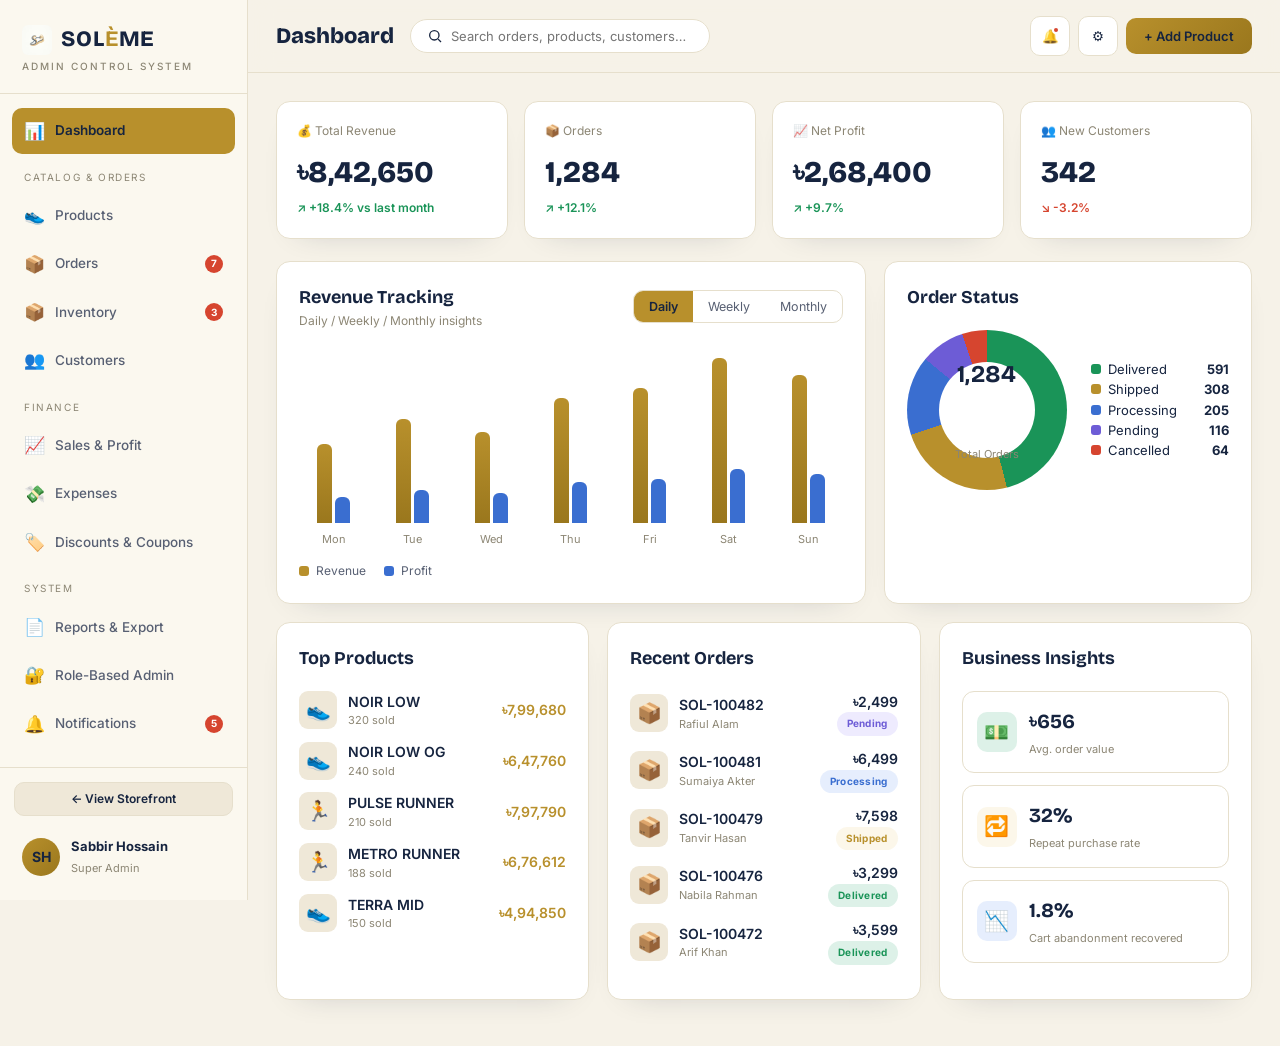
<file: admin.html>
<!DOCTYPE html>
<html lang="en">
<head>
<meta charset="UTF-8">
<meta name="viewport" content="width=device-width, initial-scale=1.0">
<title>SOLÈME · Admin Control System</title>
<link rel="icon" type="image/jpeg" href="assets/soleme-mark.jpg">
<link rel="preconnect" href="https://fonts.googleapis.com">
<link rel="preconnect" href="https://fonts.gstatic.com" crossorigin>
<link href="https://fonts.googleapis.com/css2?family=Bricolage+Grotesque:opsz,wght@12..96,400..800&family=Inter:wght@400;500;600;700&display=swap" rel="stylesheet">
<style>
:root{
  --ink:#0b0b0c;--ink-2:#141416;--ink-3:#1c1c20;--line:#2a2a30;--line-2:#34343c;
  --bone:#f4f1ea;--bone-dim:#b8b4ab;--muted:#8a867d;
  --accent:#e7c873;--accent-2:#c9a84a;--green:#1fa463;--blue:#5b8def;--purple:#8b7cf6;--red:#e0533d;--orange:#e8923d;
  --radius:14px;--display:'Bricolage Grotesque',system-ui,sans-serif;--sans:'Inter',system-ui,sans-serif;
}
*{margin:0;padding:0;box-sizing:border-box}
body{background:var(--ink);color:var(--bone);font-family:var(--sans);font-size:14px;line-height:1.55;-webkit-font-smoothing:antialiased}
a{color:inherit;text-decoration:none}
button{font-family:inherit;cursor:pointer;border:none;background:none;color:inherit}
input,select,textarea{font-family:inherit}
::-webkit-scrollbar{width:9px;height:9px}::-webkit-scrollbar-thumb{background:var(--line);border-radius:6px}::-webkit-scrollbar-track{background:var(--ink-2)}
.layout{display:grid;grid-template-columns:248px 1fr;min-height:100vh}
/* SIDEBAR */
.sidebar{background:var(--ink-2);border-right:1px solid var(--line);position:sticky;top:0;height:100vh;overflow-y:auto;display:flex;flex-direction:column}
.sb-logo{font-family:var(--display);font-weight:800;font-size:22px;padding:22px 22px 18px;letter-spacing:.04em;border-bottom:1px solid var(--line)}
.sb-logo b{color:var(--accent)}
.sb-logo small{display:block;font-family:var(--sans);font-weight:500;font-size:10px;letter-spacing:.2em;color:var(--muted);margin-top:3px}
.sb-nav{padding:14px 12px;flex:1}
.sb-group{font-size:10px;letter-spacing:.16em;text-transform:uppercase;color:var(--muted);padding:14px 12px 7px}
.sb-item{display:flex;align-items:center;gap:11px;padding:10px 12px;border-radius:10px;color:var(--bone-dim);font-weight:500;font-size:13.5px;cursor:pointer;transition:.15s;margin-bottom:2px}
.sb-item:hover{background:var(--ink-3);color:var(--bone)}
.sb-item.active{background:var(--accent);color:var(--ink);font-weight:600}
.sb-item .ic{font-size:17px;width:20px;text-align:center}
.sb-item .badge{margin-left:auto;background:var(--red);color:#fff;font-size:10px;font-weight:700;min-width:18px;height:18px;border-radius:9px;display:grid;place-items:center;padding:0 5px}
.sb-item.active .badge{background:var(--ink);color:var(--accent)}
.sb-foot{padding:14px;border-top:1px solid var(--line)}
.sb-user{display:flex;align-items:center;gap:11px;padding:8px}
.sb-ava{width:38px;height:38px;border-radius:50%;background:linear-gradient(135deg,var(--accent),var(--accent-2));color:var(--ink);display:grid;place-items:center;font-weight:700}
.sb-user b{font-size:13px;display:block}.sb-user span{font-size:11px;color:var(--muted)}
/* MAIN */
.main{display:flex;flex-direction:column;min-width:0}
.topbar{display:flex;align-items:center;gap:16px;padding:16px 28px;border-bottom:1px solid var(--line);position:sticky;top:0;background:rgba(11,11,12,.85);backdrop-filter:blur(12px);z-index:50}
.topbar h1{font-family:var(--display);font-weight:800;font-size:22px}
.search-mini{display:flex;align-items:center;gap:8px;background:var(--ink-2);border:1px solid var(--line);border-radius:100px;padding:8px 16px;width:300px;color:var(--muted)}
.search-mini input{background:none;border:none;color:var(--bone);flex:1;font-size:13px}
.search-mini input:focus{outline:none}
.tb-actions{margin-left:auto;display:flex;align-items:center;gap:8px}
.tb-btn{width:40px;height:40px;border-radius:10px;display:grid;place-items:center;background:var(--ink-2);border:1px solid var(--line);position:relative;transition:.15s}
.tb-btn:hover{border-color:var(--accent)}
.tb-dot{position:absolute;top:9px;right:9px;width:8px;height:8px;background:var(--red);border-radius:50%;border:2px solid var(--ink-2)}
.content{padding:28px;flex:1}
.view{display:none}.view.active{display:block;animation:fade .3s}
@keyframes fade{from{opacity:0;transform:translateY(8px)}to{opacity:1;transform:translateY(0)}}
/* CARDS */
.kpi-grid{display:grid;grid-template-columns:repeat(4,1fr);gap:16px;margin-bottom:22px}
.kpi{background:var(--ink-2);border:1px solid var(--line);border-radius:var(--radius);padding:20px;position:relative;overflow:hidden}
.kpi .lab{font-size:12px;color:var(--muted);display:flex;align-items:center;gap:7px}
.kpi .val{font-family:var(--display);font-weight:800;font-size:30px;margin:8px 0 4px}
.kpi .chg{font-size:12px;font-weight:600}
.chg.up{color:var(--green)}.chg.down{color:var(--red)}
.kpi .spark{position:absolute;right:0;bottom:0;width:90px;height:40px;opacity:.5}
.card{background:var(--ink-2);border:1px solid var(--line);border-radius:var(--radius);padding:22px;margin-bottom:18px}
.card-head{display:flex;align-items:center;justify-content:space-between;margin-bottom:18px;gap:12px;flex-wrap:wrap}
.card-head h3{font-family:var(--display);font-weight:700;font-size:18px}
.card-head .sub{font-size:12px;color:var(--muted)}
.grid-2{display:grid;grid-template-columns:1.6fr 1fr;gap:18px}
.grid-2b{display:grid;grid-template-columns:1fr 1fr;gap:18px}
.grid-3{display:grid;grid-template-columns:repeat(3,1fr);gap:18px}
/* TABLE */
table{width:100%;border-collapse:collapse;font-size:13.5px}
th{text-align:left;font-size:11px;letter-spacing:.06em;text-transform:uppercase;color:var(--muted);font-weight:600;padding:11px 12px;border-bottom:1px solid var(--line)}
td{padding:12px;border-bottom:1px solid var(--line);vertical-align:middle}
tr:last-child td{border-bottom:none}
tbody tr{transition:.12s}tbody tr:hover{background:var(--ink-3)}
.tprod{display:flex;align-items:center;gap:11px}
.tprod .te{width:38px;height:38px;border-radius:9px;background:var(--ink-3);display:grid;place-items:center;font-size:20px;flex:0 0 auto}
.tprod b{font-weight:600}.tprod span{font-size:11px;color:var(--muted);display:block}
.pill{font-size:11px;font-weight:700;padding:4px 10px;border-radius:100px;letter-spacing:.03em;display:inline-flex;align-items:center;gap:5px}
.pill.green{background:rgba(31,164,99,.15);color:var(--green)}
.pill.gold{background:rgba(231,200,115,.15);color:var(--accent)}
.pill.blue{background:rgba(91,141,239,.15);color:var(--blue)}
.pill.purple{background:rgba(139,124,246,.15);color:var(--purple)}
.pill.red{background:rgba(224,83,61,.15);color:var(--red)}
.pill.orange{background:rgba(232,146,61,.15);color:var(--orange)}
.pill.gray{background:var(--ink-3);color:var(--bone-dim)}
/* BUTTONS */
.btn{display:inline-flex;align-items:center;gap:8px;padding:10px 18px;border-radius:10px;font-weight:600;font-size:13px;transition:.15s;white-space:nowrap}
.btn-gold{background:linear-gradient(135deg,var(--accent),var(--accent-2));color:var(--ink)}
.btn-gold:hover{transform:translateY(-1px)}
.btn-dark{background:var(--ink-3);border:1px solid var(--line);color:var(--bone)}
.btn-dark:hover{border-color:var(--accent)}
.btn-sm{padding:7px 13px;font-size:12px}
.btn-icon{width:34px;height:34px;border-radius:8px;display:grid;place-items:center;background:var(--ink-3);border:1px solid var(--line)}
.btn-icon:hover{border-color:var(--accent)}
/* CHARTS */
.bars{display:flex;align-items:flex-end;gap:10px;height:200px;padding-top:10px}
.bar-col{flex:1;display:flex;flex-direction:column;align-items:center;gap:8px;height:100%;justify-content:flex-end}
.bar-fill{width:100%;max-width:42px;background:linear-gradient(180deg,var(--accent),var(--accent-2));border-radius:6px 6px 0 0;transition:.4s;position:relative}
.bar-fill:hover{filter:brightness(1.15)}
.bar-fill.alt{background:linear-gradient(180deg,var(--blue),#3a6ed0)}
.bar-lab{font-size:11px;color:var(--muted)}
.legend{display:flex;gap:18px;flex-wrap:wrap;margin-top:14px;font-size:12px;color:var(--bone-dim)}
.legend .k{display:inline-flex;align-items:center;gap:7px}
.dot{width:10px;height:10px;border-radius:3px}
.donut-wrap{display:flex;align-items:center;gap:24px}
.donut{width:160px;height:160px;border-radius:50%;flex:0 0 auto;position:relative}
.donut::after{content:'';position:absolute;inset:32px;background:var(--ink-2);border-radius:50%}
.donut-center{position:absolute;inset:0;display:grid;place-items:center;z-index:2;text-align:center}
.donut-center b{font-family:var(--display);font-size:24px;display:block}
.donut-center span{font-size:11px;color:var(--muted)}
.progress{height:8px;background:var(--ink-3);border-radius:6px;overflow:hidden;margin-top:8px}
.progress > div{height:100%;border-radius:6px;background:linear-gradient(90deg,var(--accent),var(--accent-2))}
.line-chart{height:220px;width:100%}
/* FORMS / MODAL */
.field{margin-bottom:14px}
.field label{display:block;font-size:11px;letter-spacing:.05em;text-transform:uppercase;color:var(--muted);margin-bottom:6px}
.field input,.field select,.field textarea{width:100%;background:var(--ink);border:1px solid var(--line);border-radius:9px;padding:11px 13px;color:var(--bone);font-size:13.5px}
.field input:focus,.field select:focus,.field textarea:focus{outline:none;border-color:var(--accent)}
.row-2{display:grid;grid-template-columns:1fr 1fr;gap:14px}
.row-3{display:grid;grid-template-columns:1fr 1fr 1fr;gap:14px}
.overlay{position:fixed;inset:0;background:rgba(0,0,0,.7);backdrop-filter:blur(4px);z-index:200;opacity:0;visibility:hidden;transition:.25s}
.overlay.open{opacity:1;visibility:visible}
.modal{position:fixed;top:50%;left:50%;transform:translate(-50%,-48%);width:min(560px,94vw);max-height:88vh;overflow-y:auto;background:var(--ink-2);border:1px solid var(--line);border-radius:18px;z-index:201;opacity:0;visibility:hidden;transition:.25s}
.modal.open{opacity:1;visibility:visible;transform:translate(-50%,-50%)}
.modal-head{display:flex;align-items:center;justify-content:space-between;padding:20px 22px;border-bottom:1px solid var(--line)}
.modal-head h3{font-family:var(--display);font-size:19px}
.modal-body{padding:22px}
.modal-foot{padding:18px 22px;border-top:1px solid var(--line);display:flex;justify-content:flex-end;gap:10px}
/* misc */
.toolbar{display:flex;gap:10px;align-items:center;flex-wrap:wrap;margin-bottom:16px}
.toolbar .spacer{margin-left:auto}
.seg{display:flex;background:var(--ink-2);border:1px solid var(--line);border-radius:10px;overflow:hidden}
.seg button{padding:8px 15px;font-size:12.5px;color:var(--bone-dim)}
.seg button.active{background:var(--accent);color:var(--ink);font-weight:600}
.stat-mini{display:flex;align-items:center;gap:12px;padding:14px;border:1px solid var(--line);border-radius:12px}
.stat-mini .si{width:40px;height:40px;border-radius:10px;display:grid;place-items:center;font-size:20px}
.stat-mini b{font-family:var(--display);font-size:20px;display:block}
.stat-mini span{font-size:11px;color:var(--muted)}
.toast-wrap{position:fixed;bottom:24px;right:24px;z-index:300;display:flex;flex-direction:column;gap:10px}
.toast{background:var(--bone);color:var(--ink);padding:12px 20px;border-radius:10px;font-size:13px;font-weight:600;box-shadow:0 12px 30px -10px rgba(0,0,0,.6);animation:tin .3s}
@keyframes tin{from{opacity:0;transform:translateX(30px)}to{opacity:1;transform:translateX(0)}}
.alert-item{display:flex;gap:12px;padding:13px;border:1px solid var(--line);border-radius:11px;margin-bottom:10px}
.alert-item .ai{width:36px;height:36px;border-radius:9px;display:grid;place-items:center;font-size:17px;flex:0 0 auto}
.alert-item b{font-size:13.5px}.alert-item p{font-size:12px;color:var(--muted)}
.alert-item .t{margin-left:auto;font-size:11px;color:var(--muted);white-space:nowrap}
.bkash-bar{display:flex;flex-direction:column;gap:11px}
.hbar{display:grid;grid-template-columns:120px 1fr 60px;align-items:center;gap:12px;font-size:13px}
.hbar .track{height:12px;background:var(--ink-3);border-radius:6px;overflow:hidden}
.hbar .track>div{height:100%;border-radius:6px}
.perm-table td{font-size:13px}
.check{color:var(--green);font-weight:700}.cross{color:var(--muted)}
.tag-input{display:flex;gap:6px;flex-wrap:wrap;padding:8px;background:var(--ink);border:1px solid var(--line);border-radius:9px}
.tag-input .tg{background:var(--ink-3);border:1px solid var(--line);border-radius:6px;padding:4px 10px;font-size:12px;display:flex;align-items:center;gap:6px}
.mini-tabs{display:flex;gap:6px;margin-bottom:16px;flex-wrap:wrap}
.mini-tabs button{padding:8px 15px;border-radius:9px;font-size:13px;color:var(--bone-dim);border:1px solid var(--line);background:var(--ink-2)}
.mini-tabs button.active{background:var(--accent);color:var(--ink);font-weight:600;border-color:var(--accent)}
@media(max-width:1100px){.kpi-grid,.grid-3{grid-template-columns:repeat(2,1fr)}.grid-2,.grid-2b{grid-template-columns:1fr}}
@media(max-width:820px){.layout{grid-template-columns:1fr}.sidebar{position:fixed;left:0;top:0;z-index:150;transform:translateX(-100%);transition:.3s;width:248px}.sidebar.open{transform:translateX(0)}.menu-toggle{display:grid!important}.search-mini{display:none}.kpi-grid{grid-template-columns:1fr 1fr}}
.menu-toggle{display:none;width:40px;height:40px;border-radius:10px;background:var(--ink-2);border:1px solid var(--line);place-items:center}
/* ===== SOLÈME LIGHT BRAND THEME (admin) ===== */
:root{
  --bg:#f6f2e8;
  --ink:#16243f;--ink-2:#ffffff;--ink-3:#efe8d8;--line:#e6dfcc;--line-2:#ded6c0;
  --bone:#16243f;--bone-dim:#586073;--muted:#8c8674;
  --accent:#b8902c;--accent-2:#9a771d;
  --green:#1a9458;--blue:#3a6ed0;--purple:#6d5cd6;--red:#d6452f;--orange:#d97e22;
}
body{background:var(--bg);color:var(--bone)}
::-webkit-scrollbar-track{background:#efeadd}
::-webkit-scrollbar-thumb{background:#d8d0bb}
.sb-mark{height:30px;width:auto;border-radius:6px;vertical-align:middle;margin-right:9px}
.sidebar{background:#fbf8ef;border-right:1px solid var(--line)}
.topbar{background:rgba(246,242,232,.92);border-bottom:1px solid var(--line)}
.tb-dot{border-color:#fff}
.field input,.field select,.field textarea,.tag-input,.search-mini{background:#fff;color:var(--ink)}
.search-mini input,.tag-input input{color:var(--ink)}
.toast{background:var(--ink);color:#fff;box-shadow:0 14px 34px -12px rgba(22,36,63,.4)}
.overlay{background:rgba(20,28,48,.45)}
.donut::after{background:#fff}
.kpi,.card,.modal{box-shadow:0 12px 32px -24px rgba(22,36,63,.3)}
.sb-item.active .badge{background:var(--ink);color:var(--accent)}
.sb-item:hover{background:var(--ink-3);color:var(--ink)}
/* ---- responsive fixes ---- */
@media(max-width:980px){.card{overflow-x:auto}}
@media(max-width:760px){
  .content{padding:18px 14px}
  .topbar{padding:13px 15px;gap:10px}
  .topbar h1{font-size:18px}
  .tb-actions .btn-gold{padding:9px 13px;font-size:12px}
  .kpi{padding:16px}.kpi .val{font-size:24px}
  .donut-wrap{flex-wrap:wrap;gap:18px}
  table{min-width:600px}
}
@media(max-width:560px){
  .kpi-grid,.grid-3,.grid-2,.grid-2b{grid-template-columns:1fr}
  .row-2,.row-3{grid-template-columns:1fr}
  .card{padding:16px}
  .modal-foot{flex-wrap:wrap}
  .modal-foot .btn{flex:1;justify-content:center}
  .toolbar .field{max-width:none!important;width:100%}
}
.sb-backdrop{display:none;position:fixed;inset:0;background:rgba(20,28,48,.45);z-index:140}
.sb-backdrop.open{display:block}
</style>
</head>
<body>
<div class="layout">
<!-- SIDEBAR -->
<aside class="sidebar" id="sidebar">
  <div class="sb-logo"><img src="assets/soleme-mark.jpg" alt="SOLÈME" class="sb-mark">SOL<b>È</b>ME<small>ADMIN CONTROL SYSTEM</small></div>
  <nav class="sb-nav">
    <div class="sb-item active" data-v="dashboard" onclick="nav('dashboard',this)"><span class="ic">📊</span> Dashboard</div>
    <div class="sb-group">Catalog & Orders</div>
    <div class="sb-item" data-v="products" onclick="nav('products',this)"><span class="ic">👟</span> Products</div>
    <div class="sb-item" data-v="orders" onclick="nav('orders',this)"><span class="ic">📦</span> Orders <span class="badge">7</span></div>
    <div class="sb-item" data-v="inventory" onclick="nav('inventory',this)"><span class="ic">📦</span> Inventory <span class="badge">3</span></div>
    <div class="sb-item" data-v="customers" onclick="nav('customers',this)"><span class="ic">👥</span> Customers</div>
    <div class="sb-group">Finance</div>
    <div class="sb-item" data-v="sales" onclick="nav('sales',this)"><span class="ic">📈</span> Sales & Profit</div>
    <div class="sb-item" data-v="expenses" onclick="nav('expenses',this)"><span class="ic">💸</span> Expenses</div>
    <div class="sb-item" data-v="coupons" onclick="nav('coupons',this)"><span class="ic">🏷️</span> Discounts & Coupons</div>
    <div class="sb-group">System</div>
    <div class="sb-item" data-v="reports" onclick="nav('reports',this)"><span class="ic">📄</span> Reports & Export</div>
    <div class="sb-item" data-v="roles" onclick="nav('roles',this)"><span class="ic">🔐</span> Role-Based Admin</div>
    <div class="sb-item" data-v="notifications" onclick="nav('notifications',this)"><span class="ic">🔔</span> Notifications <span class="badge">5</span></div>
  </nav>
  <div class="sb-foot">
    <a href="index.html" class="btn btn-dark btn-sm" style="width:100%;justify-content:center;margin-bottom:12px">← View Storefront</a>
    <div class="sb-user"><div class="sb-ava">SH</div><div><b>Sabbir Hossain</b><span>Super Admin</span></div></div>
  </div>
</aside>

<!-- MAIN -->
<div class="main">
  <div class="topbar">
    <button class="menu-toggle" onclick="document.getElementById('sidebar').classList.toggle('open')">☰</button>
    <h1 id="pageTitle">Dashboard</h1>
    <div class="search-mini"><svg width="16" height="16" viewBox="0 0 24 24" fill="none" stroke="currentColor" stroke-width="2"><circle cx="11" cy="11" r="7"/><path d="m21 21-4.3-4.3"/></svg><input placeholder="Search orders, products, customers…"></div>
    <div class="tb-actions">
      <button class="tb-btn" onclick="nav('notifications',document.querySelector('[data-v=notifications]'))">🔔<span class="tb-dot"></span></button>
      <button class="tb-btn" onclick="toast('Settings')">⚙️</button>
      <button class="btn btn-gold" onclick="openProductModal()">+ Add Product</button>
    </div>
  </div>
  <div class="content">
<!-- ============ DASHBOARD ============ -->
<div class="view active" id="v-dashboard">
  <div class="kpi-grid">
    <div class="kpi"><div class="lab">💰 Total Revenue</div><div class="val">৳8,42,650</div><div class="chg up">↗ +18.4% vs last month</div></div>
    <div class="kpi"><div class="lab">📦 Orders</div><div class="val">1,284</div><div class="chg up">↗ +12.1%</div></div>
    <div class="kpi"><div class="lab">📈 Net Profit</div><div class="val">৳2,68,400</div><div class="chg up">↗ +9.7%</div></div>
    <div class="kpi"><div class="lab">👥 New Customers</div><div class="val">342</div><div class="chg down">↘ -3.2%</div></div>
  </div>
  <div class="grid-2">
    <div class="card">
      <div class="card-head"><div><h3>Revenue Tracking</h3><div class="sub">Daily / Weekly / Monthly insights</div></div>
        <div class="seg"><button class="active" onclick="segToggle(this)">Daily</button><button onclick="segToggle(this)">Weekly</button><button onclick="segToggle(this)">Monthly</button></div>
      </div>
      <div class="bars" id="revBars"></div>
      <div class="legend"><span class="k"><span class="dot" style="background:var(--accent)"></span> Revenue</span><span class="k"><span class="dot" style="background:var(--blue)"></span> Profit</span></div>
    </div>
    <div class="card">
      <div class="card-head"><h3>Order Status</h3></div>
      <div class="donut-wrap">
        <div class="donut" style="background:conic-gradient(var(--green) 0 46%,var(--accent) 46% 70%,var(--blue) 70% 86%,var(--purple) 86% 95%,var(--red) 95% 100%)"><div class="donut-center"><b>1,284</b><span>Total Orders</span></div></div>
        <div style="flex:1">
          <div class="hbar" style="grid-template-columns:1fr auto"><span><span class="dot" style="background:var(--green);display:inline-block;margin-right:7px"></span>Delivered</span><b>591</b></div>
          <div class="hbar" style="grid-template-columns:1fr auto"><span><span class="dot" style="background:var(--accent);display:inline-block;margin-right:7px"></span>Shipped</span><b>308</b></div>
          <div class="hbar" style="grid-template-columns:1fr auto"><span><span class="dot" style="background:var(--blue);display:inline-block;margin-right:7px"></span>Processing</span><b>205</b></div>
          <div class="hbar" style="grid-template-columns:1fr auto"><span><span class="dot" style="background:var(--purple);display:inline-block;margin-right:7px"></span>Pending</span><b>116</b></div>
          <div class="hbar" style="grid-template-columns:1fr auto"><span><span class="dot" style="background:var(--red);display:inline-block;margin-right:7px"></span>Cancelled</span><b>64</b></div>
        </div>
      </div>
    </div>
  </div>
  <div class="grid-3">
    <div class="card"><div class="card-head"><h3>Top Products</h3></div>
      <div id="topProducts"></div></div>
    <div class="card"><div class="card-head"><h3>Recent Orders</h3></div>
      <div id="recentOrders"></div></div>
    <div class="card"><div class="card-head"><h3>Business Insights</h3></div>
      <div class="stat-mini" style="margin-bottom:12px"><div class="si" style="background:rgba(31,164,99,.15)">💵</div><div><b>৳656</b><span>Avg. order value</span></div></div>
      <div class="stat-mini" style="margin-bottom:12px"><div class="si" style="background:rgba(231,200,115,.15)">🔁</div><div><b>32%</b><span>Repeat purchase rate</span></div></div>
      <div class="stat-mini"><div class="si" style="background:rgba(91,141,239,.15)">📉</div><div><b>1.8%</b><span>Cart abandonment recovered</span></div></div>
    </div>
  </div>
</div>

<!-- ============ PRODUCTS ============ -->
<div class="view" id="v-products">
  <div class="kpi-grid">
    <div class="kpi"><div class="lab">Total Products</div><div class="val">12</div><div class="chg up">2 active drafts</div></div>
    <div class="kpi"><div class="lab">Active / Visible</div><div class="val">10</div><div class="chg up">Published</div></div>
    <div class="kpi"><div class="lab">Featured</div><div class="val">4</div><div class="chg" style="color:var(--muted)">On homepage</div></div>
    <div class="kpi"><div class="lab">Out of Stock</div><div class="val">1</div><div class="chg down">Needs restock</div></div>
  </div>
  <div class="card">
    <div class="card-head"><h3>Product Management</h3>
      <div style="display:flex;gap:10px"><button class="btn btn-dark btn-sm" onclick="toast('Bulk CSV upload dialog')">⬆ Bulk Upload (CSV)</button><button class="btn btn-gold btn-sm" onclick="openProductModal()">+ Add Product</button></div>
    </div>
    <div class="toolbar">
      <input class="field" style="max-width:240px;margin:0" placeholder="Search products…" oninput="filterProdTable(this.value)">
      <select class="field" style="max-width:160px;margin:0" onchange="filterProdCat(this.value)"><option value="all">All Categories</option><option>Low Tops</option><option>High Tops</option><option>Mid Tops</option><option>Runners</option><option>Limited</option></select>
      <select class="field" style="max-width:160px;margin:0" onchange="filterProdStatus(this.value)"><option value="all">All Status</option><option value="Active">Active</option><option value="Draft">Draft</option></select>
    </div>
    <table><thead><tr><th>Product</th><th>SKU</th><th>Category</th><th>Price</th><th>Cost</th><th>Stock</th><th>Visibility</th><th>Featured</th><th></th></tr></thead><tbody id="prodTable"></tbody></table>
  </div>
</div>
<!-- ============ ORDERS ============ -->
<div class="view" id="v-orders">
  <div class="kpi-grid">
    <div class="kpi"><div class="lab">Pending</div><div class="val">116</div><div class="chg" style="color:var(--purple)">Awaiting confirmation</div></div>
    <div class="kpi"><div class="lab">Processing</div><div class="val">205</div><div class="chg" style="color:var(--blue)">Being packed</div></div>
    <div class="kpi"><div class="lab">Shipped</div><div class="val">308</div><div class="chg" style="color:var(--accent)">In transit</div></div>
    <div class="kpi"><div class="lab">Delivered</div><div class="val">591</div><div class="chg up">Completed</div></div>
  </div>
  <div class="card">
    <div class="card-head"><h3>Order Management</h3>
      <div style="display:flex;gap:10px"><button class="btn btn-dark btn-sm" onclick="toast('Exporting orders to Excel…')">⬇ Export</button></div>
    </div>
    <div class="toolbar">
      <input class="field" style="max-width:220px;margin:0" placeholder="Search order ID / customer…" oninput="filterOrders(this.value)">
      <select class="field" style="max-width:170px;margin:0" onchange="filterOrderStatus(this.value)"><option value="all">All Statuses</option><option>Pending</option><option>Confirmed</option><option>Processing</option><option>Packed</option><option>Shipped</option><option>Delivered</option><option>Returned</option><option>Cancelled</option></select>
    </div>
    <table><thead><tr><th>Order ID</th><th>Customer</th><th>Items</th><th>Total</th><th>Payment</th><th>Status</th><th>Date</th><th></th></tr></thead><tbody id="orderTable"></tbody></table>
  </div>
</div>

<!-- ============ INVENTORY ============ -->
<div class="view" id="v-inventory">
  <div class="kpi-grid">
    <div class="kpi"><div class="lab">Total Stock Units</div><div class="val">2,418</div><div class="chg up">Across 12 products</div></div>
    <div class="kpi"><div class="lab">Inventory Value</div><div class="val">৳42.6L</div><div class="chg" style="color:var(--muted)">At cost price</div></div>
    <div class="kpi"><div class="lab">Low Stock Alerts</div><div class="val" style="color:var(--accent)">3</div><div class="chg down">Reorder soon</div></div>
    <div class="kpi"><div class="lab">Dead Stock</div><div class="val" style="color:var(--red)">1</div><div class="chg down">No sales 60d+</div></div>
  </div>
  <div class="grid-2">
    <div class="card">
      <div class="card-head"><h3>Stock Levels & Restock</h3><button class="btn btn-dark btn-sm" onclick="toast('Stock in/out log opened')">📝 Stock In/Out Log</button></div>
      <table><thead><tr><th>Product</th><th>In Stock</th><th>Reorder Lvl</th><th>Status</th><th>Recommend</th></tr></thead><tbody id="invTable"></tbody></table>
    </div>
    <div class="card">
      <div class="card-head"><h3>Inventory Health</h3></div>
      <div class="alert-item"><div class="ai" style="background:rgba(231,200,115,.15)">⚠️</div><div><b>VELOX RUNNER</b><p>Out of stock · 12 pending backorders</p></div><span class="t">Critical</span></div>
      <div class="alert-item"><div class="ai" style="background:rgba(231,200,115,.15)">📦</div><div><b>DHAKA HIGH</b><p>Only 18 units left · below reorder level</p></div><span class="t">Low</span></div>
      <div class="alert-item"><div class="ai" style="background:rgba(231,200,115,.15)">📦</div><div><b>RICKSHAW HIGH</b><p>Only 22 units left</p></div><span class="t">Low</span></div>
      <div class="alert-item"><div class="ai" style="background:rgba(224,83,61,.15)">💀</div><div><b>SERIAL ONE</b><p>Dead stock — 0 sales in 64 days. Consider promo.</p></div><span class="t">Dead</span></div>
      <div style="margin-top:14px;padding:14px;border:1px dashed var(--line);border-radius:11px;font-size:13px;color:var(--bone-dim)">🤖 <b>Restock engine:</b> Based on 30-day velocity, reorder <b>NOIR LOW (+120)</b>, <b>METRO RUNNER (+80)</b>, and <b>VELOX RUNNER (+60)</b> this week.</div>
    </div>
  </div>
</div>

<!-- ============ CUSTOMERS ============ -->
<div class="view" id="v-customers">
  <div class="kpi-grid">
    <div class="kpi"><div class="lab">Total Customers</div><div class="val">3,847</div><div class="chg up">↗ +342 this month</div></div>
    <div class="kpi"><div class="lab">VIP Customers</div><div class="val">128</div><div class="chg" style="color:var(--accent)">৳10K+ spent</div></div>
    <div class="kpi"><div class="lab">Repeat Buyers</div><div class="val">32%</div><div class="chg up">↗ +4%</div></div>
    <div class="kpi"><div class="lab">Avg. LTV</div><div class="val">৳4,280</div><div class="chg up">Lifetime value</div></div>
  </div>
  <div class="grid-2">
    <div class="card">
      <div class="card-head"><h3>Customer Database</h3><button class="btn btn-dark btn-sm" onclick="toast('Export customers')">⬇ Export</button></div>
      <div class="toolbar"><input class="field" style="max-width:220px;margin:0" placeholder="Search customers…" oninput="filterCust(this.value)"><select class="field" style="max-width:150px;margin:0" onchange="filterCustSeg(this.value)"><option value="all">All Segments</option><option>VIP</option><option>Repeat</option><option>New</option></select></div>
      <table><thead><tr><th>Customer</th><th>Orders</th><th>Spent</th><th>Segment</th><th>Last Order</th></tr></thead><tbody id="custTable"></tbody></table>
    </div>
    <div class="card">
      <div class="card-head"><h3>Top Customers Ranking</h3></div>
      <div id="topCust"></div>
      <div class="card-head" style="margin-top:20px"><h3 style="font-size:15px">Segmentation</h3></div>
      <div class="hbar"><span>VIP</span><div class="track"><div style="width:18%;background:var(--accent)"></div></div><span>128</span></div>
      <div class="hbar"><span>Repeat</span><div class="track"><div style="width:42%;background:var(--blue)"></div></div><span>1,231</span></div>
      <div class="hbar"><span>New</span><div class="track"><div style="width:64%;background:var(--green)"></div></div><span>2,488</span></div>
    </div>
  </div>
</div>
<!-- ============ SALES & PROFIT ============ -->
<div class="view" id="v-sales">
  <div class="kpi-grid">
    <div class="kpi"><div class="lab">Gross Revenue</div><div class="val">৳8,42,650</div><div class="chg up">↗ +18.4%</div></div>
    <div class="kpi"><div class="lab">Total Cost (COGS)</div><div class="val">৳4,98,200</div><div class="chg" style="color:var(--muted)">59.1% of revenue</div></div>
    <div class="kpi"><div class="lab">Net Profit</div><div class="val" style="color:var(--green)">৳2,68,400</div><div class="chg up">31.9% margin</div></div>
    <div class="kpi"><div class="lab">Units Sold</div><div class="val">1,284</div><div class="chg up">↗ +12.1%</div></div>
  </div>
  <div class="grid-2">
    <div class="card"><div class="card-head"><div><h3>Revenue vs Cost vs Profit</h3><div class="sub">Last 6 months</div></div></div>
      <div class="bars" id="salesBars"></div>
      <div class="legend"><span class="k"><span class="dot" style="background:var(--accent)"></span> Revenue</span><span class="k"><span class="dot" style="background:var(--blue)"></span> Profit</span></div>
    </div>
    <div class="card"><div class="card-head"><h3>Profit by Category</h3></div>
      <div class="donut-wrap"><div class="donut" style="background:conic-gradient(var(--accent) 0 34%,var(--blue) 34% 58%,var(--green) 58% 78%,var(--purple) 78% 92%,var(--red) 92% 100%)"><div class="donut-center"><b>৳2.68L</b><span>Net Profit</span></div></div>
        <div style="flex:1"><div class="hbar" style="grid-template-columns:1fr auto"><span><span class="dot" style="background:var(--accent);display:inline-block;margin-right:7px"></span>Low Tops</span><b>34%</b></div><div class="hbar" style="grid-template-columns:1fr auto"><span><span class="dot" style="background:var(--blue);display:inline-block;margin-right:7px"></span>Limited</span><b>24%</b></div><div class="hbar" style="grid-template-columns:1fr auto"><span><span class="dot" style="background:var(--green);display:inline-block;margin-right:7px"></span>High Tops</span><b>20%</b></div><div class="hbar" style="grid-template-columns:1fr auto"><span><span class="dot" style="background:var(--purple);display:inline-block;margin-right:7px"></span>Runners</span><b>14%</b></div><div class="hbar" style="grid-template-columns:1fr auto"><span><span class="dot" style="background:var(--red);display:inline-block;margin-right:7px"></span>Mid Tops</span><b>8%</b></div></div>
      </div>
    </div>
  </div>
  <div class="card"><div class="card-head"><div><h3>Product-wise Profit Analysis</h3><div class="sub">Cost vs selling price · auto-calculated margins</div></div><button class="btn btn-dark btn-sm" onclick="toast('Daily summary report')">📅 Daily Summary</button></div>
    <table><thead><tr><th>Product</th><th>Units</th><th>Sell Price</th><th>Cost</th><th>Unit Profit</th><th>Revenue</th><th>Total Profit</th><th>Margin</th></tr></thead><tbody id="profitTable"></tbody></table>
  </div>
</div>

<!-- ============ EXPENSES ============ -->
<div class="view" id="v-expenses">
  <div class="kpi-grid">
    <div class="kpi"><div class="lab">Total Expenses (Mo)</div><div class="val">৳1,12,400</div><div class="chg down">↗ +6.2%</div></div>
    <div class="kpi"><div class="lab">Budget</div><div class="val">৳1,30,000</div><div class="chg up">86% used</div></div>
    <div class="kpi"><div class="lab">Expense vs Revenue</div><div class="val">13.3%</div><div class="chg up">Healthy</div></div>
    <div class="kpi"><div class="lab">Largest Category</div><div class="val" style="font-size:22px">Marketing</div><div class="chg" style="color:var(--muted)">৳42,000</div></div>
  </div>
  <div class="grid-2">
    <div class="card"><div class="card-head"><h3>Expense Management</h3><button class="btn btn-gold btn-sm" onclick="openExpenseModal()">+ Add Expense</button></div>
      <table><thead><tr><th>Date</th><th>Category</th><th>Description</th><th>Amount</th></tr></thead><tbody id="expTable"></tbody></table>
    </div>
    <div class="card"><div class="card-head"><h3>Expense Breakdown</h3></div>
      <div class="bkash-bar">
        <div class="hbar"><span>Marketing / Ads</span><div class="track"><div style="width:88%;background:var(--accent)"></div></div><span>৳42K</span></div>
        <div class="hbar"><span>Delivery / Logistics</span><div class="track"><div style="width:62%;background:var(--blue)"></div></div><span>৳28K</span></div>
        <div class="hbar"><span>Staff / Salary</span><div class="track"><div style="width:50%;background:var(--green)"></div></div><span>৳24K</span></div>
        <div class="hbar"><span>Office / Operations</span><div class="track"><div style="width:28%;background:var(--purple)"></div></div><span>৳12K</span></div>
        <div class="hbar"><span>Miscellaneous</span><div class="track"><div style="width:14%;background:var(--red)"></div></div><span>৳6.4K</span></div>
      </div>
      <div class="card-head" style="margin-top:22px"><h3 style="font-size:15px">Budget Tracking</h3></div>
      <div class="hbar" style="grid-template-columns:1fr"><span>৳1,12,400 of ৳1,30,000 used</span></div>
      <div class="progress"><div style="width:86%"></div></div>
    </div>
  </div>
</div>

<!-- ============ COUPONS ============ -->
<div class="view" id="v-coupons">
  <div class="kpi-grid">
    <div class="kpi"><div class="lab">Active Coupons</div><div class="val">5</div><div class="chg up">2 campaign-based</div></div>
    <div class="kpi"><div class="lab">Total Redemptions</div><div class="val">1,042</div><div class="chg up">↗ +21%</div></div>
    <div class="kpi"><div class="lab">Discount Given</div><div class="val">৳68,200</div><div class="chg" style="color:var(--muted)">This month</div></div>
    <div class="kpi"><div class="lab">Revenue from Coupons</div><div class="val">৳3,12,000</div><div class="chg up">ROI 4.5×</div></div>
  </div>
  <div class="card"><div class="card-head"><h3>Discount & Coupon System</h3><button class="btn btn-gold btn-sm" onclick="openCouponModal()">+ Create Coupon</button></div>
    <table><thead><tr><th>Code</th><th>Type</th><th>Value</th><th>Usage / Limit</th><th>Expiry</th><th>Campaign</th><th>Status</th><th></th></tr></thead><tbody id="couponTable"></tbody></table>
  </div>
</div>
<!-- ============ REPORTS ============ -->
<div class="view" id="v-reports">
  <div class="card"><div class="card-head"><div><h3>Reports & Export System</h3><div class="sub">Download in PDF, Excel (XLSX) or CSV</div></div></div>
    <div class="grid-3">
      <div class="stat-mini" style="flex-direction:column;align-items:flex-start;gap:10px"><div class="si" style="background:rgba(231,200,115,.15)">📈</div><div><b style="font-family:var(--display);font-size:16px">Sales Report</b><span>Revenue, orders, units by period</span></div><div style="display:flex;gap:6px"><button class="btn btn-dark btn-sm" onclick="dl('Sales','PDF')">PDF</button><button class="btn btn-dark btn-sm" onclick="dl('Sales','XLSX')">Excel</button><button class="btn btn-dark btn-sm" onclick="dl('Sales','CSV')">CSV</button></div></div>
      <div class="stat-mini" style="flex-direction:column;align-items:flex-start;gap:10px"><div class="si" style="background:rgba(91,141,239,.15)">👥</div><div><b style="font-family:var(--display);font-size:16px">Customer Report</b><span>Acquisition, segments, LTV</span></div><div style="display:flex;gap:6px"><button class="btn btn-dark btn-sm" onclick="dl('Customer','PDF')">PDF</button><button class="btn btn-dark btn-sm" onclick="dl('Customer','XLSX')">Excel</button><button class="btn btn-dark btn-sm" onclick="dl('Customer','CSV')">CSV</button></div></div>
      <div class="stat-mini" style="flex-direction:column;align-items:flex-start;gap:10px"><div class="si" style="background:rgba(31,164,99,.15)">👟</div><div><b style="font-family:var(--display);font-size:16px">Product Report</b><span>Best/worst sellers, stock</span></div><div style="display:flex;gap:6px"><button class="btn btn-dark btn-sm" onclick="dl('Product','PDF')">PDF</button><button class="btn btn-dark btn-sm" onclick="dl('Product','XLSX')">Excel</button><button class="btn btn-dark btn-sm" onclick="dl('Product','CSV')">CSV</button></div></div>
      <div class="stat-mini" style="flex-direction:column;align-items:flex-start;gap:10px"><div class="si" style="background:rgba(139,124,246,.15)">💰</div><div><b style="font-family:var(--display);font-size:16px">Profit & Loss</b><span>Revenue, COGS, expenses, net</span></div><div style="display:flex;gap:6px"><button class="btn btn-dark btn-sm" onclick="dl('Profit & Loss','PDF')">PDF</button><button class="btn btn-dark btn-sm" onclick="dl('Profit & Loss','XLSX')">Excel</button><button class="btn btn-dark btn-sm" onclick="dl('Profit & Loss','CSV')">CSV</button></div></div>
      <div class="stat-mini" style="flex-direction:column;align-items:flex-start;gap:10px"><div class="si" style="background:rgba(232,146,61,.15)">📦</div><div><b style="font-family:var(--display);font-size:16px">Inventory Report</b><span>Stock, valuation, dead stock</span></div><div style="display:flex;gap:6px"><button class="btn btn-dark btn-sm" onclick="dl('Inventory','PDF')">PDF</button><button class="btn btn-dark btn-sm" onclick="dl('Inventory','XLSX')">Excel</button><button class="btn btn-dark btn-sm" onclick="dl('Inventory','CSV')">CSV</button></div></div>
      <div class="stat-mini" style="flex-direction:column;align-items:flex-start;gap:10px"><div class="si" style="background:rgba(224,83,61,.15)">💸</div><div><b style="font-family:var(--display);font-size:16px">Expense Report</b><span>Categories, budget vs actual</span></div><div style="display:flex;gap:6px"><button class="btn btn-dark btn-sm" onclick="dl('Expense','PDF')">PDF</button><button class="btn btn-dark btn-sm" onclick="dl('Expense','XLSX')">Excel</button><button class="btn btn-dark btn-sm" onclick="dl('Expense','CSV')">CSV</button></div></div>
    </div>
    <div style="margin-top:18px;padding:16px;border:1px dashed var(--line);border-radius:12px;display:flex;gap:14px;align-items:center;flex-wrap:wrap">
      <b>Custom range:</b>
      <input class="field" style="max-width:160px;margin:0" type="date">
      <span style="color:var(--muted)">to</span>
      <input class="field" style="max-width:160px;margin:0" type="date">
      <button class="btn btn-gold btn-sm" onclick="toast('Generating custom report…')">Generate Report</button>
    </div>
  </div>
</div>

<!-- ============ ROLES ============ -->
<div class="view" id="v-roles">
  <div class="grid-3">
    <div class="card"><div class="si" style="width:46px;height:46px;border-radius:11px;display:grid;place-items:center;font-size:22px;background:rgba(231,200,115,.15);margin-bottom:12px">👑</div><h3 style="font-family:var(--display);font-size:18px">Super Admin</h3><p style="color:var(--muted);font-size:13px;margin:6px 0 12px">Full control over everything</p><span class="pill gold">1 user</span></div>
    <div class="card"><div class="si" style="width:46px;height:46px;border-radius:11px;display:grid;place-items:center;font-size:22px;background:rgba(91,141,239,.15);margin-bottom:12px">🛡️</div><h3 style="font-family:var(--display);font-size:18px">Admin</h3><p style="color:var(--muted);font-size:13px;margin:6px 0 12px">Limited control — no billing/roles</p><span class="pill blue">3 users</span></div>
    <div class="card"><div class="si" style="width:46px;height:46px;border-radius:11px;display:grid;place-items:center;font-size:22px;background:rgba(139,124,246,.15);margin-bottom:12px">👤</div><h3 style="font-family:var(--display);font-size:18px">Moderator</h3><p style="color:var(--muted);font-size:13px;margin:6px 0 12px">Restricted — orders & support only</p><span class="pill purple">5 users</span></div>
  </div>
  <div class="card"><div class="card-head"><h3>Permission Matrix</h3><button class="btn btn-gold btn-sm" onclick="toast('Invite team member')">+ Invite Member</button></div>
    <table class="perm-table"><thead><tr><th>Permission</th><th>Super Admin</th><th>Admin</th><th>Moderator</th></tr></thead><tbody>
      <tr><td>Product control</td><td class="check">✓</td><td class="check">✓</td><td class="cross">—</td></tr>
      <tr><td>Order management</td><td class="check">✓</td><td class="check">✓</td><td class="check">✓</td></tr>
      <tr><td>Customer access</td><td class="check">✓</td><td class="check">✓</td><td class="check">✓</td></tr>
      <tr><td>Report viewing</td><td class="check">✓</td><td class="check">✓</td><td class="cross">—</td></tr>
      <tr><td>Analytics access</td><td class="check">✓</td><td class="check">✓</td><td class="cross">—</td></tr>
      <tr><td>Expense & finance</td><td class="check">✓</td><td class="cross">—</td><td class="cross">—</td></tr>
      <tr><td>Manage roles & billing</td><td class="check">✓</td><td class="cross">—</td><td class="cross">—</td></tr>
    </tbody></table>
  </div>
  <div class="card"><div class="card-head"><h3>Team Members</h3></div>
    <table><thead><tr><th>Member</th><th>Role</th><th>Last Active</th><th>Status</th></tr></thead><tbody>
      <tr><td><div class="tprod"><div class="te" style="background:linear-gradient(135deg,var(--accent),var(--accent-2));color:var(--ink);font-weight:700;font-size:13px">SH</div><div><b>Sabbir Hossain</b><span>officialsabbir11@gmail.com</span></div></div></td><td><span class="pill gold">Super Admin</span></td><td>Now</td><td><span class="pill green">Active</span></td></tr>
      <tr><td><div class="tprod"><div class="te">👤</div><div><b>Tanvir Ahmed</b><span>tanvir@soleme.com</span></div></div></td><td><span class="pill blue">Admin</span></td><td>2h ago</td><td><span class="pill green">Active</span></td></tr>
      <tr><td><div class="tprod"><div class="te">👤</div><div><b>Nusrat Jahan</b><span>nusrat@soleme.com</span></div></div></td><td><span class="pill purple">Moderator</span></td><td>1d ago</td><td><span class="pill green">Active</span></td></tr>
    </tbody></table>
  </div>
</div>

<!-- ============ NOTIFICATIONS ============ -->
<div class="view" id="v-notifications">
  <div class="card"><div class="card-head"><h3>Notification Center</h3><button class="btn btn-dark btn-sm" onclick="toast('All marked as read')">Mark all read</button></div>
    <div class="alert-item"><div class="ai" style="background:rgba(31,164,99,.15)">📦</div><div><b>New order received — #SOL-100482</b><p>Rafiul Alam · NOIR LOW ×1 · ৳2,499 · bKash</p></div><span class="t">2 min ago</span></div>
    <div class="alert-item"><div class="ai" style="background:rgba(231,200,115,.15)">⚠️</div><div><b>Low stock alert — DHAKA HIGH</b><p>Only 18 units remaining (below reorder level of 25)</p></div><span class="t">28 min ago</span></div>
    <div class="alert-item"><div class="ai" style="background:rgba(91,141,239,.15)">👤</div><div><b>New customer registered</b><p>Farhana Hossain · Chittagong · via email signup</p></div><span class="t">1h ago</span></div>
    <div class="alert-item"><div class="ai" style="background:rgba(224,83,61,.15)">❌</div><div><b>Order cancelled — #SOL-100460</b><p>Customer requested cancellation · refund initiated</p></div><span class="t">3h ago</span></div>
    <div class="alert-item"><div class="ai" style="background:rgba(31,164,99,.15)">💰</div><div><b>Payout settled</b><p>bKash merchant payout ৳68,400 credited</p></div><span class="t">5h ago</span></div>
  </div>
  <div class="grid-2b">
    <div class="card"><div class="card-head"><h3>Notification Preferences</h3></div>
      <div class="hbar" style="grid-template-columns:1fr auto"><span>📦 Order notifications</span><span class="pill green">On</span></div>
      <div class="hbar" style="grid-template-columns:1fr auto"><span>⚠️ Stock alert notifications</span><span class="pill green">On</span></div>
      <div class="hbar" style="grid-template-columns:1fr auto"><span>👤 New customer alerts</span><span class="pill green">On</span></div>
      <div class="hbar" style="grid-template-columns:1fr auto"><span>🔔 Admin panel alerts</span><span class="pill green">On</span></div>
      <div class="hbar" style="grid-template-columns:1fr auto"><span>📱 Push notifications (future)</span><span class="pill gray">Ready</span></div>
    </div>
    <div class="card"><div class="card-head"><h3>System Status</h3></div>
      <div class="stat-mini" style="margin-bottom:10px"><div class="si" style="background:rgba(31,164,99,.15)">🟢</div><div><b>All systems operational</b><span>Storefront, payments, courier API</span></div></div>
      <div class="stat-mini"><div class="si" style="background:rgba(91,141,239,.15)">🔒</div><div><b>JWT auth · RBAC active</b><span>HTTPS · PostgreSQL · Next.js API</span></div></div>
    </div>
  </div>
</div>
  </div><!-- /content -->
</div><!-- /main -->
</div><!-- /layout -->

<!-- MODALS -->
<div class="overlay" id="overlay" onclick="closeModals()"></div>

<div class="modal" id="productModal">
  <div class="modal-head"><h3>Add / Edit Product</h3><button class="btn-icon" onclick="closeModals()">✕</button></div>
  <div class="modal-body">
    <div class="field"><label>Product Name</label><input placeholder="e.g. NOIR LOW"></div>
    <div class="row-2"><div class="field"><label>SKU</label><input placeholder="SOL-NL-01"></div><div class="field"><label>Category</label><select><option>Low Tops</option><option>High Tops</option><option>Mid Tops</option><option>Runners</option><option>Limited</option></select></div></div>
    <div class="row-3"><div class="field"><label>Selling Price (৳)</label><input type="number" placeholder="2499"></div><div class="field"><label>Cost Price (৳)</label><input type="number" placeholder="1400"></div><div class="field"><label>Stock Qty</label><input type="number" placeholder="120"></div></div>
    <div class="field"><label>Colours (variants)</label><div class="tag-input"><span class="tg">Black ✕</span><span class="tg">Bone ✕</span><span class="tg">Olive ✕</span><input style="border:none;background:none;flex:1;min-width:80px;color:var(--bone)" placeholder="Add colour…"></div></div>
    <div class="field"><label>Sizes (EU)</label><div class="tag-input"><span class="tg">39 ✕</span><span class="tg">40 ✕</span><span class="tg">41 ✕</span><span class="tg">42 ✕</span><span class="tg">43 ✕</span><span class="tg">44 ✕</span></div></div>
    <div class="field"><label>Product Tags / Labels</label><select><option>None</option><option>New</option><option>Hot</option><option>Sale</option><option>Trending</option></select></div>
    <div class="field"><label>Description</label><textarea rows="3" placeholder="Product description…"></textarea></div>
    <div class="field"><label>Product Images (Gallery)</label><div style="border:1px dashed var(--line);border-radius:11px;padding:24px;text-align:center;color:var(--muted);cursor:pointer" onclick="toast('Image upload dialog')">📷 Drag images here or click to upload</div></div>
    <div class="row-2"><div class="field"><label>SEO Meta Title</label><input placeholder="Premium sneaker…"></div><div class="field"><label>Visibility</label><select><option>Active</option><option>Draft</option></select></div></div>
    <label style="font-size:13px;color:var(--bone-dim);display:flex;align-items:center;gap:8px"><input type="checkbox"> Mark as featured product (show on homepage)</label>
  </div>
  <div class="modal-foot"><button class="btn btn-dark" onclick="closeModals()">Cancel</button><button class="btn btn-gold" onclick="closeModals();toast('Product saved successfully')">Save Product</button></div>
</div>

<div class="modal" id="expenseModal">
  <div class="modal-head"><h3>Add Expense</h3><button class="btn-icon" onclick="closeModals()">✕</button></div>
  <div class="modal-body">
    <div class="field"><label>Category</label><select><option>Marketing / Ads</option><option>Delivery / Logistics</option><option>Office / Operations</option><option>Staff / Salary</option><option>Miscellaneous</option></select></div>
    <div class="field"><label>Description</label><input placeholder="e.g. Facebook ad campaign"></div>
    <div class="row-2"><div class="field"><label>Amount (৳)</label><input type="number" placeholder="5000"></div><div class="field"><label>Date</label><input type="date"></div></div>
  </div>
  <div class="modal-foot"><button class="btn btn-dark" onclick="closeModals()">Cancel</button><button class="btn btn-gold" onclick="closeModals();toast('Expense recorded')">Save Expense</button></div>
</div>

<div class="modal" id="couponModal">
  <div class="modal-head"><h3>Create Coupon</h3><button class="btn-icon" onclick="closeModals()">✕</button></div>
  <div class="modal-body">
    <div class="row-2"><div class="field"><label>Coupon Code</label><input placeholder="SOLEME10"></div><div class="field"><label>Discount Type</label><select><option>Percentage (%)</option><option>Fixed (৳)</option></select></div></div>
    <div class="row-3"><div class="field"><label>Value</label><input type="number" placeholder="10"></div><div class="field"><label>Usage Limit</label><input type="number" placeholder="500"></div><div class="field"><label>Expiry Date</label><input type="date"></div></div>
    <div class="field"><label>Campaign Name (optional)</label><input placeholder="Season 01 Launch"></div>
  </div>
  <div class="modal-foot"><button class="btn btn-dark" onclick="closeModals()">Cancel</button><button class="btn btn-gold" onclick="closeModals();toast('Coupon created')">Create Coupon</button></div>
</div>

<div class="toast-wrap" id="toastWrap"></div>

<div class="sb-backdrop" id="sbBackdrop" onclick="closeSidebar()"></div>
<script>
/* ============ SOLÈME ADMIN — DATA ============ */
const BDT=n=>'৳'+Number(n).toLocaleString('en-IN');
const PRODUCTS=[
 {name:'NOIR LOW',emoji:'👟',sku:'SOL-NL-01',cat:'Low Tops',price:2499,cost:1400,stock:142,status:'Active',featured:true,label:'Hot',sold:320},
 {name:'DHAKA HIGH',emoji:'🥾',sku:'SOL-DH-02',cat:'High Tops',price:6499,cost:3600,stock:18,status:'Active',featured:true,label:'Limited',sold:86},
 {name:'TERRA MID',emoji:'👟',sku:'SOL-TM-03',cat:'Mid Tops',price:3299,cost:1850,stock:96,status:'Active',featured:false,label:'New',sold:150},
 {name:'PULSE RUNNER',emoji:'🏃',sku:'SOL-PR-04',cat:'Runners',price:3799,cost:2050,stock:73,status:'Active',featured:true,label:'Trending',sold:210},
 {name:'JAMDANI LOW',emoji:'👟',sku:'SOL-JL-05',cat:'Low Tops',price:2899,cost:1600,stock:54,status:'Active',featured:false,label:'New',sold:142},
 {name:'RICKSHAW HIGH',emoji:'🥾',sku:'SOL-RH-06',cat:'High Tops',price:5499,cost:3100,stock:22,status:'Active',featured:false,label:'',sold:64},
 {name:'METRO RUNNER',emoji:'🏃',sku:'SOL-MR-07',cat:'Runners',price:3599,cost:1950,stock:88,status:'Active',featured:true,label:'Hot',sold:188},
 {name:'TERRACOTTA MID',emoji:'👟',sku:'SOL-TC-08',cat:'Mid Tops',price:3499,cost:1900,stock:61,status:'Active',featured:false,label:'',sold:96},
 {name:'NOIR LOW OG',emoji:'👟',sku:'SOL-NO-09',cat:'Low Tops',price:2699,cost:1500,stock:120,status:'Active',featured:false,label:'Sale',sold:240},
 {name:'PADMA HIGH',emoji:'🥾',sku:'SOL-PH-10',cat:'High Tops',price:5999,cost:3400,stock:35,status:'Draft',featured:false,label:'',sold:35},
 {name:'VELOX RUNNER',emoji:'🏃',sku:'SOL-VR-11',cat:'Runners',price:4199,cost:2300,stock:0,status:'Active',featured:false,label:'',sold:60},
 {name:'SERIAL ONE',emoji:'✨',sku:'SOL-SO-12',cat:'Limited',price:8999,cost:4800,stock:12,status:'Draft',featured:false,label:'Limited',sold:40}
];
const ORDERS=[
 {id:'SOL-100482',cust:'Rafiul Alam',items:'NOIR LOW ×1',total:2499,pay:'bKash',status:'Pending',date:'08 Jun'},
 {id:'SOL-100481',cust:'Sumaiya Akter',items:'DHAKA HIGH ×1',total:6499,pay:'Nagad',status:'Processing',date:'08 Jun'},
 {id:'SOL-100479',cust:'Tanvir Hasan',items:'PULSE RUNNER ×2',total:7598,pay:'Card',status:'Shipped',date:'07 Jun'},
 {id:'SOL-100476',cust:'Nabila Rahman',items:'TERRA MID ×1',total:3299,pay:'COD',status:'Delivered',date:'06 Jun'},
 {id:'SOL-100472',cust:'Arif Khan',items:'METRO RUNNER ×1',total:3599,pay:'bKash',status:'Delivered',date:'05 Jun'},
 {id:'SOL-100468',cust:'Farhana Hossain',items:'JAMDANI LOW ×1',total:2899,pay:'Rocket',status:'Packed',date:'05 Jun'},
 {id:'SOL-100463',cust:'Imran Sheikh',items:'SERIAL ONE ×1',total:8999,pay:'Card',status:'Confirmed',date:'04 Jun'},
 {id:'SOL-100460',cust:'Maya Das',items:'NOIR LOW OG ×1',total:2699,pay:'bKash',status:'Cancelled',date:'04 Jun'},
 {id:'SOL-100455',cust:'Sabbir Rahman',items:'RICKSHAW HIGH ×1',total:5499,pay:'COD',status:'Returned',date:'03 Jun'}
];
const CUSTOMERS=[
 {name:'Imran Sheikh',email:'imran@example.com',orders:14,spent:38400,seg:'VIP',last:'04 Jun'},
 {name:'Nabila Rahman',email:'nabila@example.com',orders:9,spent:21300,seg:'VIP',last:'06 Jun'},
 {name:'Tanvir Hasan',email:'tanvir.h@example.com',orders:7,spent:16800,seg:'Repeat',last:'07 Jun'},
 {name:'Sumaiya Akter',email:'sumaiya@example.com',orders:5,spent:12400,seg:'Repeat',last:'08 Jun'},
 {name:'Arif Khan',email:'arif@example.com',orders:4,spent:9600,seg:'Repeat',last:'05 Jun'},
 {name:'Rafiul Alam',email:'rafiul@example.com',orders:1,spent:2499,seg:'New',last:'08 Jun'},
 {name:'Farhana Hossain',email:'farhana@example.com',orders:1,spent:2899,seg:'New',last:'05 Jun'}
];
const EXPENSES=[
 {date:'06 Jun',cat:'Marketing / Ads',desc:'Facebook & Instagram campaign',amt:42000},
 {date:'05 Jun',cat:'Delivery / Logistics',desc:'Courier partner settlement',amt:28000},
 {date:'04 Jun',cat:'Staff / Salary',desc:'June payroll (partial)',amt:24000},
 {date:'03 Jun',cat:'Office / Operations',desc:'Studio rent + utilities',amt:12000},
 {date:'02 Jun',cat:'Marketing / Ads',desc:'Influencer collaboration',amt:8000},
 {date:'01 Jun',cat:'Miscellaneous',desc:'Packaging materials',amt:6400},
 {date:'01 Jun',cat:'Office / Operations',desc:'Software subscriptions',amt:3200}
];
const COUPONS=[
 {code:'SOLEME10',type:'Percentage',value:'10%',used:420,limit:1000,expiry:'31 Dec',campaign:'Evergreen',status:'Active'},
 {code:'DHAKA15',type:'Percentage',value:'15%',used:268,limit:500,expiry:'30 Jun',campaign:'Dhaka Drop',status:'Active'},
 {code:'SEASON01',type:'Percentage',value:'20%',used:198,limit:300,expiry:'15 Jun',campaign:'Season 01 Launch',status:'Active'},
 {code:'FREESHIP',type:'Fixed',value:'৳120',used:132,limit:400,expiry:'30 Jun',campaign:'Free Shipping',status:'Active'},
 {code:'EID500',type:'Fixed',value:'৳500',used:24,limit:200,expiry:'expired',campaign:'Eid Special',status:'Expired'}
];

/* ============ HELPERS ============ */
function esc(s){return String(s).replace(/[&<>"]/g,c=>({'&':'&amp;','<':'&lt;','>':'&gt;','"':'&quot;'}[c]));}
const ORDER_PILL={Pending:'purple',Confirmed:'blue',Processing:'blue',Packed:'orange',Shipped:'gold',Delivered:'green',Returned:'gray',Cancelled:'red'};
const SEG_PILL={VIP:'gold',Repeat:'blue',New:'green'};

/* ============ NAVIGATION ============ */
const TITLES={dashboard:'Dashboard',products:'Product Management',orders:'Order Management',inventory:'Inventory & Stock',customers:'Customers',sales:'Sales & Profit',expenses:'Expenses',coupons:'Discounts & Coupons',reports:'Reports & Export',roles:'Role-Based Admin',notifications:'Notifications'};
function nav(v,el){
  document.querySelectorAll('.view').forEach(x=>x.classList.remove('active'));
  const view=document.getElementById('v-'+v); if(view)view.classList.add('active');
  document.querySelectorAll('.sb-item').forEach(x=>x.classList.remove('active'));
  if(el&&el.classList.contains('sb-item')){el.classList.add('active');}
  else{const m=document.querySelector('.sb-item[data-v='+v+']'); if(m)m.classList.add('active');}
  const t=document.getElementById('pageTitle'); if(t)t.textContent=TITLES[v]||'Dashboard';
  window.scrollTo({top:0,behavior:'smooth'});
  if(window.innerWidth<=820)closeSidebar();
}

/* ============ SIDEBAR (mobile) ============ */
function closeSidebar(){var s=document.getElementById('sidebar'),b=document.getElementById('sbBackdrop');if(s)s.classList.remove('open');if(b)b.classList.remove('open');}
function syncBackdrop(){var s=document.getElementById('sidebar'),b=document.getElementById('sbBackdrop');if(b)b.classList.toggle('open',s.classList.contains('open'));}

/* ============ TOAST ============ */
function toast(msg){var w=document.getElementById('toastWrap');if(!w)return;var t=document.createElement('div');t.className='toast';t.textContent=msg;w.appendChild(t);setTimeout(()=>{t.style.opacity='0';t.style.transform='translateX(30px)';t.style.transition='.3s';setTimeout(()=>t.remove(),300);},2600);}

/* ============ MODALS ============ */
function openModal(id){document.getElementById('overlay').classList.add('open');document.getElementById(id).classList.add('open');}
function closeModals(){document.getElementById('overlay').classList.remove('open');document.querySelectorAll('.modal').forEach(m=>m.classList.remove('open'));}
function openProductModal(){openModal('productModal');}
function openExpenseModal(){openModal('expenseModal');}
function openCouponModal(){openModal('couponModal');}

/* ============ SEGMENT TOGGLE + CHARTS ============ */
const REV_DS={Daily:{labels:['Mon','Tue','Wed','Thu','Fri','Sat','Sun'],rev:[42,55,48,67,72,88,79],profit:[14,18,16,22,24,29,26]},Weekly:{labels:['W1','W2','W3','W4'],rev:[290,340,310,392],profit:[95,112,102,128]},Monthly:{labels:['Jan','Feb','Mar','Apr','May','Jun'],rev:[620,680,710,690,760,842],profit:[198,214,228,221,243,268]}};
const SALES_DS={labels:['Jan','Feb','Mar','Apr','May','Jun'],rev:[620,680,710,690,760,842],profit:[198,214,228,221,243,268]};
function renderBars(id,ds){var el=document.getElementById(id);if(!el)return;var max=Math.max.apply(null,ds.rev);el.innerHTML=ds.labels.map((l,i)=>`<div class="bar-col"><div style="display:flex;gap:3px;align-items:flex-end;height:100%;width:100%;justify-content:center"><div class="bar-fill" title="Revenue ${ds.rev[i]}K" style="height:${Math.round(ds.rev[i]/max*100)}%;max-width:15px"></div><div class="bar-fill alt" title="Profit ${ds.profit[i]}K" style="height:${Math.round(ds.profit[i]/max*100)}%;max-width:15px"></div></div><span class="bar-lab">${l}</span></div>`).join('');}
function segToggle(btn){var p=btn.parentElement;p.querySelectorAll('button').forEach(b=>b.classList.remove('active'));btn.classList.add('active');renderBars('revBars',REV_DS[btn.textContent.trim()]||REV_DS.Daily);}

/* ============ RENDERERS ============ */
let prodFilter={q:'',cat:'all',status:'all'};
function renderProducts(){var rows=PRODUCTS.filter(p=>(prodFilter.cat==='all'||p.cat===prodFilter.cat)&&(prodFilter.status==='all'||p.status===prodFilter.status)&&(p.name.toLowerCase().includes(prodFilter.q)||p.sku.toLowerCase().includes(prodFilter.q)));var b=document.getElementById('prodTable');if(!b)return;b.innerHTML=rows.map(p=>`<tr><td><div class="tprod"><div class="te">${p.emoji}</div><div><b>${esc(p.name)}</b><span>${p.label?p.label:'Standard'}</span></div></div></td><td>${p.sku}</td><td>${p.cat}</td><td>${BDT(p.price)}</td><td>${BDT(p.cost)}</td><td>${p.stock===0?'<span class=\'pill red\'>0</span>':p.stock<25?'<span class=\'pill orange\'>'+p.stock+'</span>':p.stock}</td><td><span class="pill ${p.status==='Active'?'green':'gray'}">${p.status}</span></td><td>${p.featured?'⭐':'—'}</td><td><div style="display:flex;gap:6px"><button class="btn-icon" onclick="openProductModal()" title="Edit">✏️</button><button class="btn-icon" onclick="toast('Delete ${esc(p.name)}?')" title="Delete">🗑️</button></div></td></tr>`).join('')||`<tr><td colspan="9" style="text-align:center;color:var(--muted);padding:30px">No products found</td></tr>`;}
function filterProdTable(v){prodFilter.q=v.toLowerCase();renderProducts();}
function filterProdCat(v){prodFilter.cat=v;renderProducts();}
function filterProdStatus(v){prodFilter.status=v;renderProducts();}

let orderFilter={q:'',status:'all'};
function renderOrders(){var rows=ORDERS.filter(o=>(orderFilter.status==='all'||o.status===orderFilter.status)&&(o.id.toLowerCase().includes(orderFilter.q)||o.cust.toLowerCase().includes(orderFilter.q)));var b=document.getElementById('orderTable');if(!b)return;b.innerHTML=rows.map(o=>`<tr><td><b>${o.id}</b></td><td>${esc(o.cust)}</td><td>${esc(o.items)}</td><td>${BDT(o.total)}</td><td>${o.pay}</td><td><span class="pill ${ORDER_PILL[o.status]||'gray'}">${o.status}</span></td><td>${o.date}</td><td><button class="btn-icon" onclick="toast('Order ${o.id} details')">👁️</button></td></tr>`).join('')||`<tr><td colspan="8" style="text-align:center;color:var(--muted);padding:30px">No orders found</td></tr>`;}
function filterOrders(v){orderFilter.q=v.toLowerCase();renderOrders();}
function filterOrderStatus(v){orderFilter.status=v;renderOrders();}

function renderInventory(){var b=document.getElementById('invTable');if(!b)return;b.innerHTML=PRODUCTS.map(p=>{var reorder=25,st,pill;if(p.stock===0){st='Out';pill='red';}else if(p.name==='SERIAL ONE'){st='Dead';pill='gray';}else if(p.stock<reorder){st='Low';pill='orange';}else{st='OK';pill='green';}var rec=p.stock===0?'+60':p.stock<reorder?'+'+(reorder*4):'—';return `<tr><td><div class="tprod"><div class="te">${p.emoji}</div><div><b>${esc(p.name)}</b><span>${p.sku}</span></div></div></td><td>${p.stock}</td><td>${reorder}</td><td><span class="pill ${pill}">${st}</span></td><td>${rec}</td></tr>`;}).join('');}

let custFilter={q:'',seg:'all'};
function renderCustomers(){var rows=CUSTOMERS.filter(c=>(custFilter.seg==='all'||c.seg===custFilter.seg)&&(c.name.toLowerCase().includes(custFilter.q)||c.email.toLowerCase().includes(custFilter.q)));var b=document.getElementById('custTable');if(!b)return;b.innerHTML=rows.map(c=>`<tr><td><div class="tprod"><div class="te">👤</div><div><b>${esc(c.name)}</b><span>${esc(c.email)}</span></div></div></td><td>${c.orders}</td><td>${BDT(c.spent)}</td><td><span class="pill ${SEG_PILL[c.seg]||'gray'}">${c.seg}</span></td><td>${c.last}</td></tr>`).join('')||`<tr><td colspan="5" style="text-align:center;color:var(--muted);padding:30px">No customers found</td></tr>`;}
function filterCust(v){custFilter.q=v.toLowerCase();renderCustomers();}
function filterCustSeg(v){custFilter.seg=v;renderCustomers();}

function renderTopCust(){var b=document.getElementById('topCust');if(!b)return;b.innerHTML=CUSTOMERS.slice().sort((a,c)=>c.spent-a.spent).slice(0,5).map((c,i)=>`<div class="tprod" style="margin-bottom:12px"><div class="te" style="background:${i===0?'linear-gradient(135deg,var(--accent),var(--accent-2))':'var(--ink-3)'};color:${i===0?'#fff':'var(--bone)'};font-weight:700">${i+1}</div><div style="flex:1"><b>${esc(c.name)}</b><span>${c.orders} orders</span></div><b style="color:var(--accent)">${BDT(c.spent)}</b></div>`).join('');}

function renderProfit(){var b=document.getElementById('profitTable');if(!b)return;b.innerHTML=PRODUCTS.map(p=>{var up=p.price-p.cost,rev=p.sold*p.price,tp=p.sold*up,m=Math.round(up/p.price*100);return `<tr><td><div class="tprod"><div class="te">${p.emoji}</div><div><b>${esc(p.name)}</b></div></div></td><td>${p.sold}</td><td>${BDT(p.price)}</td><td>${BDT(p.cost)}</td><td style="color:var(--green)">${BDT(up)}</td><td>${BDT(rev)}</td><td style="color:var(--green)">${BDT(tp)}</td><td><span class="pill ${m>=45?'green':m>=35?'gold':'orange'}">${m}%</span></td></tr>`;}).join('');}

function renderExpenses(){var b=document.getElementById('expTable');if(!b)return;b.innerHTML=EXPENSES.map(e=>`<tr><td>${e.date}</td><td>${esc(e.cat)}</td><td>${esc(e.desc)}</td><td><b>${BDT(e.amt)}</b></td></tr>`).join('');}

function renderCoupons(){var b=document.getElementById('couponTable');if(!b)return;b.innerHTML=COUPONS.map(c=>`<tr><td><b style="letter-spacing:.05em">${c.code}</b></td><td>${c.type}</td><td>${c.value}</td><td>${c.used} / ${c.limit}</td><td>${c.expiry}</td><td>${esc(c.campaign)}</td><td><span class="pill ${c.status==='Active'?'green':'gray'}">${c.status}</span></td><td><button class="btn-icon" onclick="toast('Edit ${c.code}')">✏️</button></td></tr>`).join('');}

function renderTopProducts(){var b=document.getElementById('topProducts');if(!b)return;b.innerHTML=PRODUCTS.slice().sort((a,c)=>c.sold-a.sold).slice(0,5).map(p=>`<div class="tprod" style="margin-bottom:12px"><div class="te">${p.emoji}</div><div style="flex:1"><b>${esc(p.name)}</b><span>${p.sold} sold</span></div><b style="color:var(--accent)">${BDT(p.sold*p.price)}</b></div>`).join('');}

function renderRecentOrders(){var b=document.getElementById('recentOrders');if(!b)return;b.innerHTML=ORDERS.slice(0,5).map(o=>`<div class="tprod" style="margin-bottom:12px"><div class="te">📦</div><div style="flex:1"><b>${o.id}</b><span>${esc(o.cust)}</span></div><div style="text-align:right"><b>${BDT(o.total)}</b><br><span class="pill ${ORDER_PILL[o.status]||'gray'}" style="font-size:10px">${o.status}</span></div></div>`).join('');}

/* ============ REPORTS ============ */
function dl(type,fmt){toast('Generating '+type+' report ('+fmt+')…');}

/* ============ INIT ============ */
function renderAll(){renderProducts();renderOrders();renderInventory();renderCustomers();renderTopCust();renderProfit();renderExpenses();renderCoupons();renderTopProducts();renderRecentOrders();renderBars('revBars',REV_DS.Daily);renderBars('salesBars',SALES_DS);}
document.addEventListener('DOMContentLoaded',function(){
  renderAll();
  var mt=document.querySelector('.menu-toggle');
  if(mt)mt.addEventListener('click',function(){setTimeout(syncBackdrop,0);});
});
</script>
</body>
</html>
</file>
